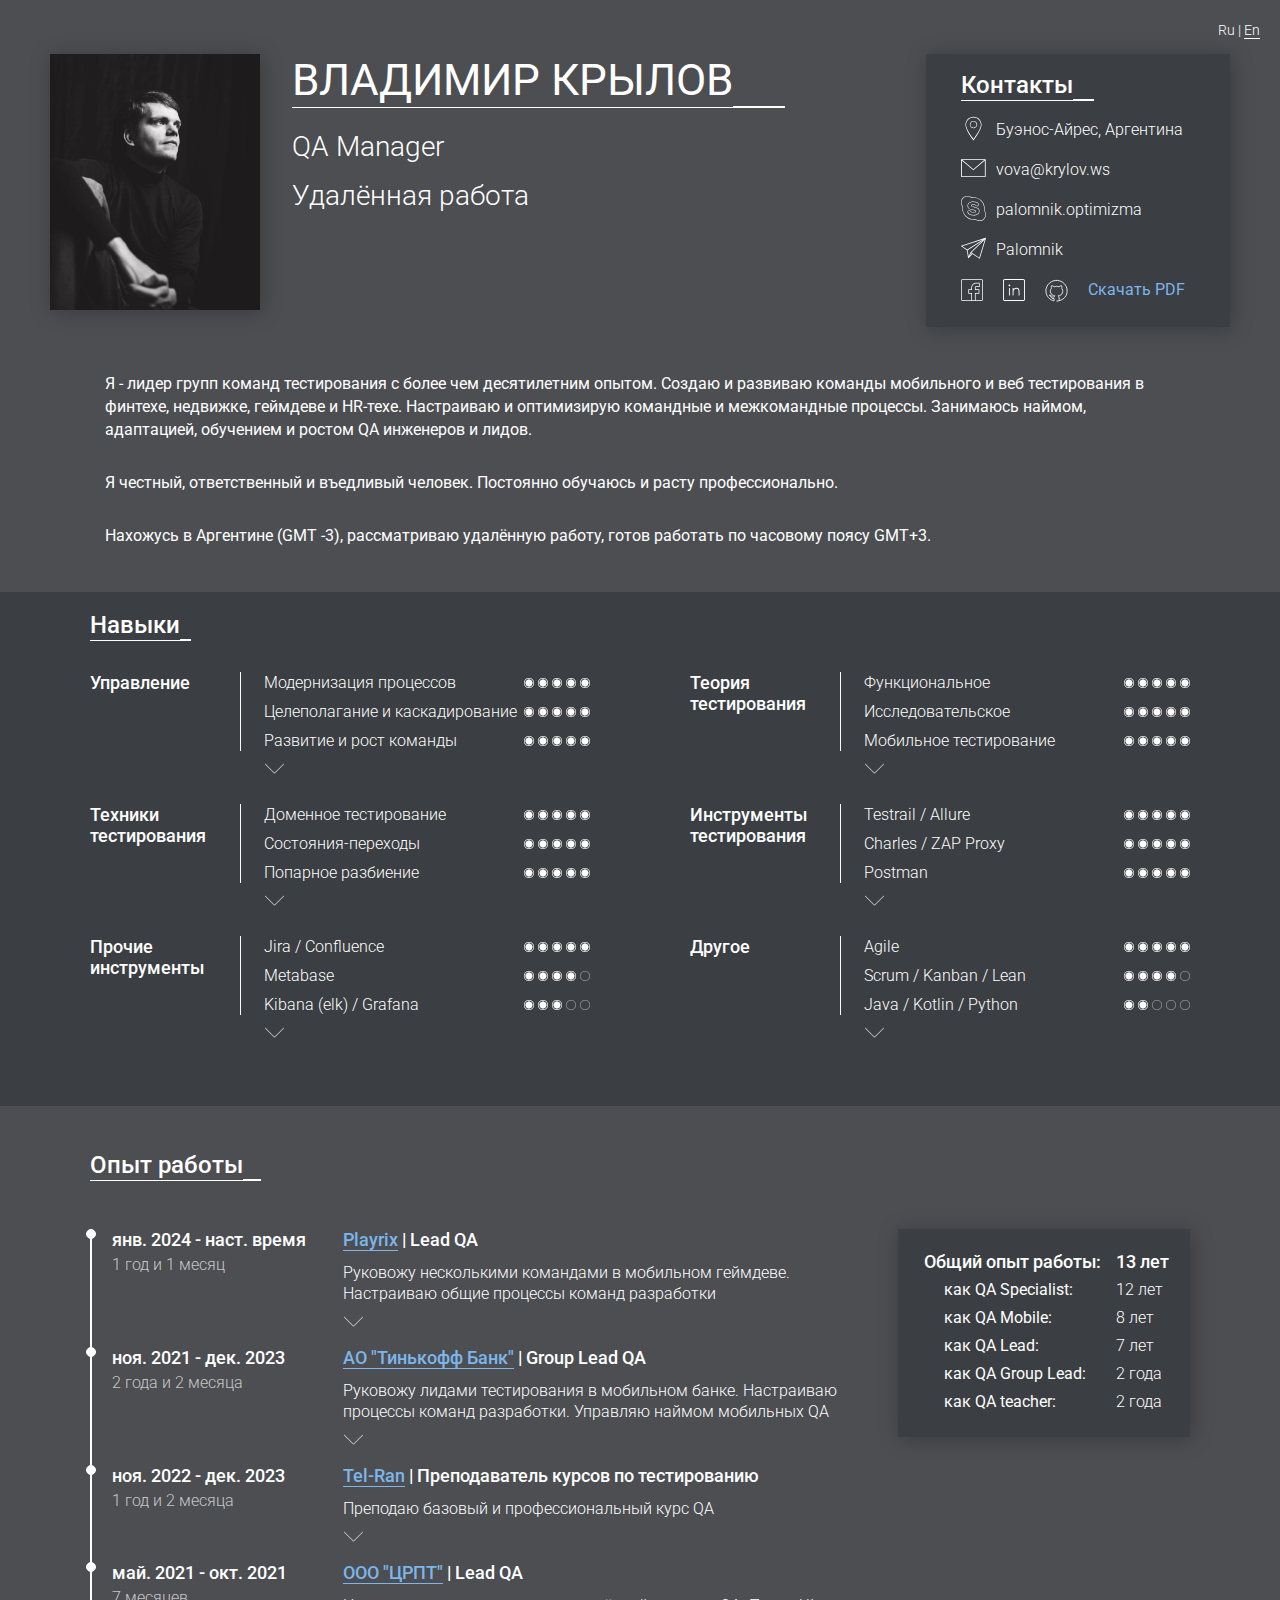
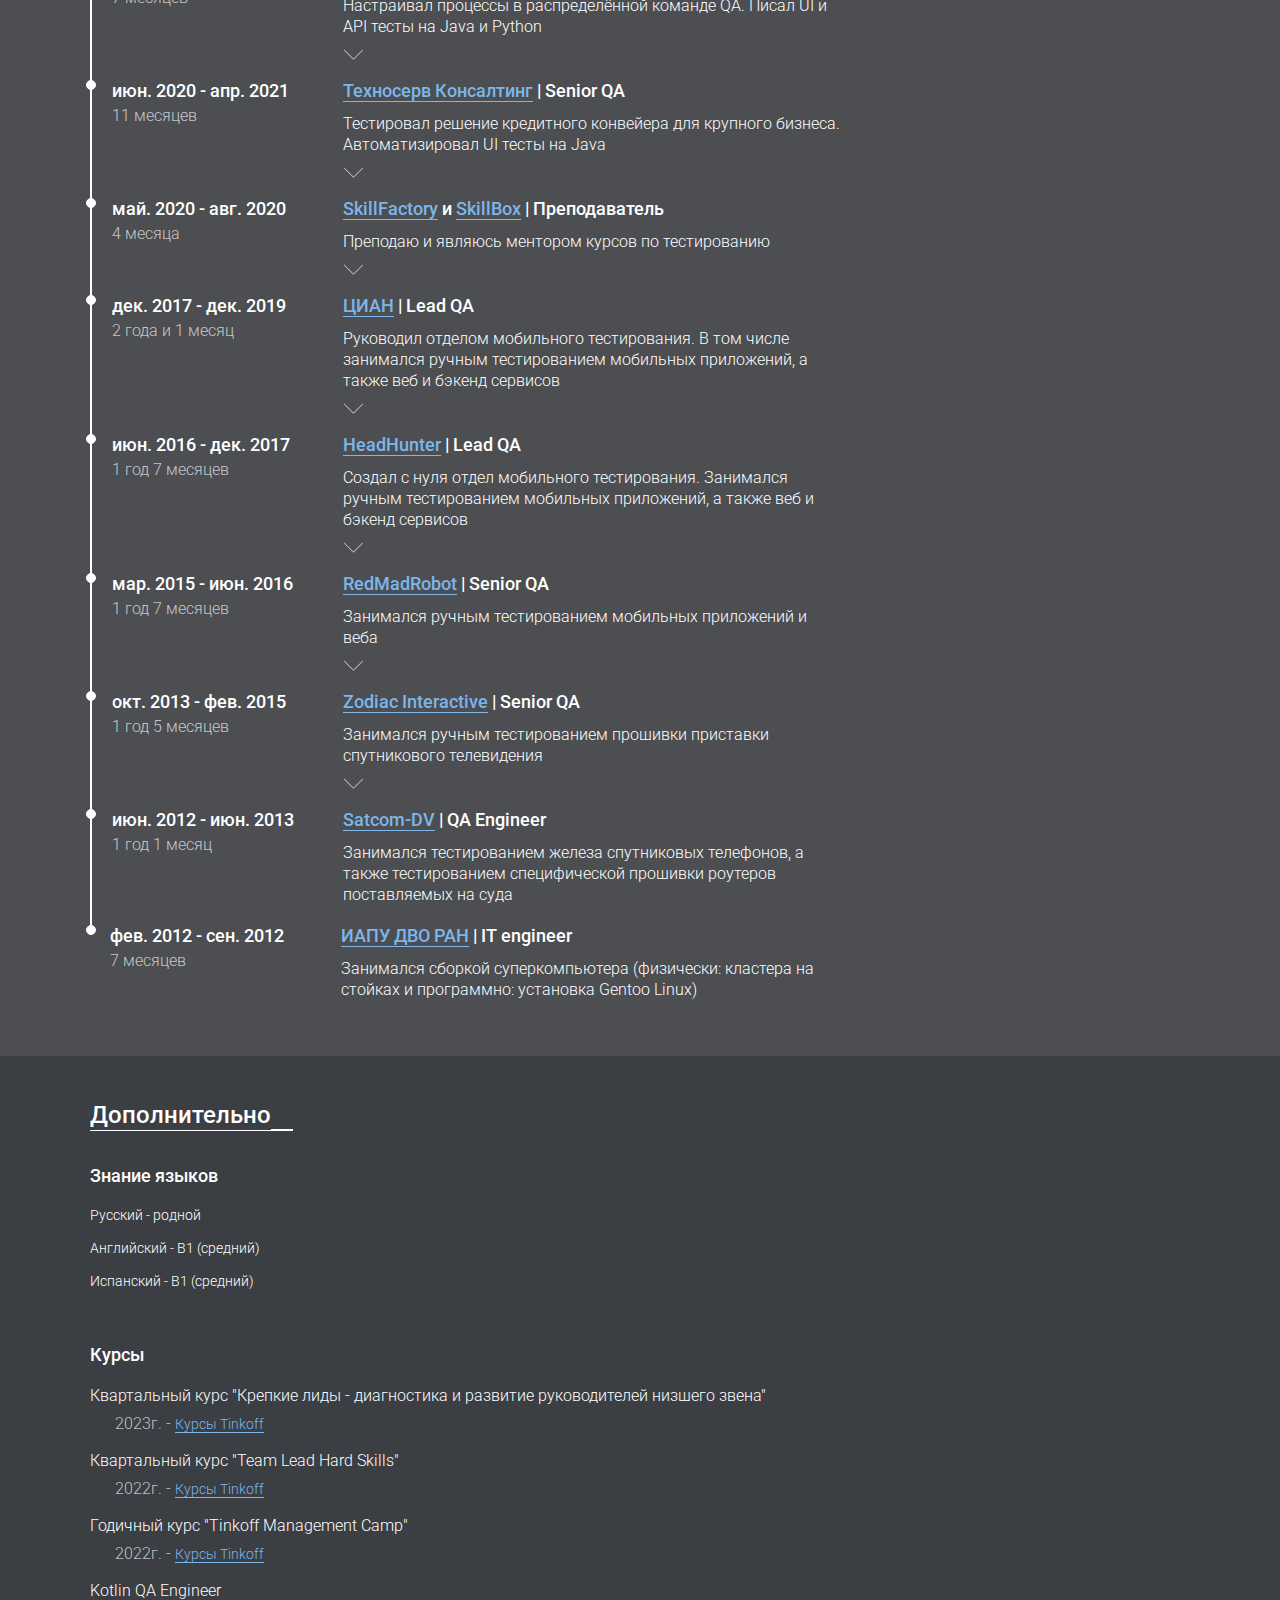
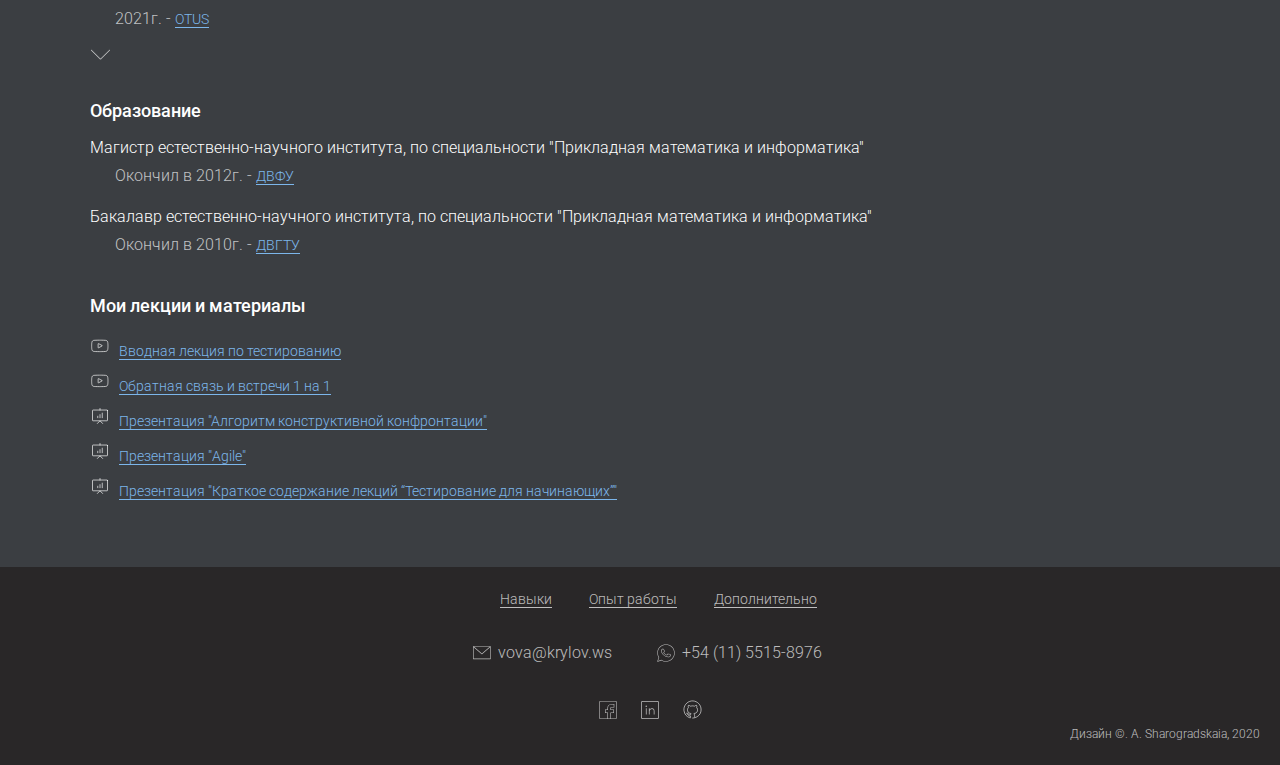
<file: index.html>
<!DOCTYPE html>
<html lang="ru">
<head>
	<meta charset="UTF-8">
	<title>CV Vladimir Krylov</title>
	<link rel="stylesheet" type="text/css" href="css/style.css">
	<link rel="shortcut icon" type="image/x-icon" href="icons/favicon.png">
	<meta name="viewport" content="width=360, initial-scale=1">
</head>
<body>
	<header>
		<div class="change-language"><span>Ru | </span><a href="en_version.html">En</a></div>
		<div class="main-header">
			<img class="photo-main" src="images/photo.jpg" alt="autor photo" width="210" height="256">

			<div class="main-info">
				<div class="name-autor"><h1>Владимир Крылов</h1><div class="name-divider"></div></div>
				<h2>QA Manager</h2>
				<h2>Удалённая работа</h2>
			</div>

			<ul class="contact-info">
				<li class="contact-header"><h3>Контакты</h3><div class="contact-divider"></div></li>
				<li class="contact-location">
					<img src="icons/location.svg" alt="Location" width="25" height="25">
					<p>Буэнос-Айрес, Аргентина</p>
				</li>
				<li>
					<img src="icons/e-mail.svg" alt="E-mail" width="25" height="25">
					<a href="mailto:vova@krylov.ws">vova@krylov.ws</a>
				</li>
				<li class="contact-skype">
					<img src="icons/skype.svg" alt="Skype" width="25" height="25">
					<a href="skype:palomnik.optimizma">palomnik.optimizma</a>
				</li>
				<li>
					<img src="icons/telegram.svg" alt="Telegram" width="25" height="25">
					<a href="https://t.me/Palomnik">Palomnik</a>
				</li>
				<li class="contact-link">
					<a href="https://www.facebook.com/vladimir.krylov.tango" target="_blank"><img src="icons/facebook.svg" alt="Facebook" width="22" height="22"></a>
					<a href="https://www.linkedin.com/in/vladimir-krylov-862ab15b" target="_blank"><img src="icons/linkedin.svg" alt="Linkedin" width="22" height="22"></a>
					<a href="https://github.com/Vladimir-Krylov" target="_blank"><img src="icons/github.svg" alt="Linkedin" width="23" height="23"></a>
					<a href="cv_pdf/Krylov_CV_rus.pdf" download class="cv-link">Скачать PDF</a>
				</li>
			</ul>
		</div>
		<div class="about-wrapper">
			<div class="about-main">
				<ul class="description-about">
					<li><span>Я - лидер групп команд тестирования с более чем десятилетним опытом. Создаю и развиваю команды мобильного и веб тестирования в финтехе, недвижке, геймдеве и HR-техе. Настраиваю и оптимизирую командные и межкомандные процессы. Занимаюсь наймом, адаптацией, обучением и ростом QA инженеров и лидов.</span></li>
					<li><span>Я честный, ответственный и въедливый человек. Постоянно обучаюсь и расту профессионально.</span></li>
					<li><span>Нахожусь в Аргентине (GMT -3), рассматриваю удалённую работу, готов работать по часовому поясу GMT+3.</span></li>
				</ul>
			</div>
		</div>
	</header>
	
	<main>
		<!-- skill block -->
		<section class="skills" id="skills">
			<div class="skills-header"><h3>Навыки</h3><div class="skills-divider"></div></div>


			<div class="main-skill">

				<div class="skill-block">
					<div class="skill-block-header"><h4>Управление</h4></div>
					<div class="list-skills">
						<div class="item-skill first-skill">
							<p>Модернизация процессов</p>
							<div>
								<img src="icons/skill_on.svg" alt="Skill on" width="10" height="10">
								<img src="icons/skill_on.svg" alt="Skill on" width="10" height="10">
								<img src="icons/skill_on.svg" alt="Skill on" width="10" height="10">
								<img src="icons/skill_on.svg" alt="Skill on" width="10" height="10">
								<img src="icons/skill_on.svg" alt="Skill on" width="10" height="10">
							</div>
						</div>
						<div class="item-skill">
							<p>Целеполагание и каскадирование</p>
							<div>
								<img src="icons/skill_on.svg" alt="Skill on" width="10" height="10">
								<img src="icons/skill_on.svg" alt="Skill on" width="10" height="10">
								<img src="icons/skill_on.svg" alt="Skill on" width="10" height="10">
								<img src="icons/skill_on.svg" alt="Skill on" width="10" height="10">
								<img src="icons/skill_on.svg" alt="Skill on" width="10" height="10">
							</div>
						</div>
						<div class="item-skill">
							<p>Развитие и рост команды</p>
							<div>
								<img src="icons/skill_on.svg" alt="Skill on" width="10" height="10">
								<img src="icons/skill_on.svg" alt="Skill on" width="10" height="10">
								<img src="icons/skill_on.svg" alt="Skill on" width="10" height="10">
								<img src="icons/skill_on.svg" alt="Skill on" width="10" height="10">
								<img src="icons/skill_on.svg" alt="Skill on" width="10" height="10">
							</div>
						</div>
						<details>
							<summary></summary>
							<div class="details-wrapper">
								<div class="item-skill">
									<p>Коммуникации</p>
									<div>
										<img src="icons/skill_on.svg" alt="Skill on" width="10" height="10">
										<img src="icons/skill_on.svg" alt="Skill on" width="10" height="10">
										<img src="icons/skill_on.svg" alt="Skill on" width="10" height="10">
										<img src="icons/skill_on.svg" alt="Skill on" width="10" height="10">
										<img src="icons/skill_off.svg" alt="Skill off" width="10" height="10">
									</div>
								</div>
								<div class="item-skill">
									<p>Планирование</p>
									<div>
										<img src="icons/skill_on.svg" alt="Skill on" width="10" height="10">
										<img src="icons/skill_on.svg" alt="Skill on" width="10" height="10">
										<img src="icons/skill_on.svg" alt="Skill on" width="10" height="10">
										<img src="icons/skill_on.svg" alt="Skill on" width="10" height="10">
										<img src="icons/skill_off.svg" alt="Skill off" width="10" height="10">
									</div>
								</div>
								<div class="item-skill">
									<p>Решение конфликтов</p>
									<div>
										<img src="icons/skill_on.svg" alt="Skill on" width="10" height="10">
										<img src="icons/skill_on.svg" alt="Skill on" width="10" height="10">
										<img src="icons/skill_on.svg" alt="Skill on" width="10" height="10">
										<img src="icons/skill_off.svg" alt="Skill off" width="10" height="10">
										<img src="icons/skill_off.svg" alt="Skill off" width="10" height="10">
									</div>
								</div>
								<div class="item-skill">
									<p>Доставка ценностей</p>
									<div>
										<img src="icons/skill_on.svg" alt="Skill on" width="10" height="10">
										<img src="icons/skill_on.svg" alt="Skill on" width="10" height="10">
										<img src="icons/skill_on.svg" alt="Skill on" width="10" height="10">
										<img src="icons/skill_off.svg" alt="Skill off" width="10" height="10">
										<img src="icons/skill_off.svg" alt="Skill off" width="10" height="10">
									</div>
								</div>
							</div>	
						</details>
					</div>
				</div>

				<div class="skill-block">
					<div class="skill-block-header"><h4>Теория тестирования</h4></div>
					<div class="list-skills">
						<div class="item-skill first-skill">
							<p>Функциональное</p>
							<div>
								<img src="icons/skill_on.svg" alt="Skill on" width="10" height="10">
								<img src="icons/skill_on.svg" alt="Skill on" width="10" height="10">
								<img src="icons/skill_on.svg" alt="Skill on" width="10" height="10">
								<img src="icons/skill_on.svg" alt="Skill on" width="10" height="10">
								<img src="icons/skill_on.svg" alt="Skill on" width="10" height="10">
							</div>
						</div>
						<div class="item-skill">
							<p>Исследовательское</p>
							<div>
								<img src="icons/skill_on.svg" alt="Skill on" width="10" height="10">
								<img src="icons/skill_on.svg" alt="Skill on" width="10" height="10">
								<img src="icons/skill_on.svg" alt="Skill on" width="10" height="10">
								<img src="icons/skill_on.svg" alt="Skill on" width="10" height="10">
								<img src="icons/skill_on.svg" alt="Skill on" width="10" height="10">
							</div>
						</div>
						<div class="item-skill">
							<p>Мобильное тестирование</p>
							<div>
								<img src="icons/skill_on.svg" alt="Skill on" width="10" height="10">
								<img src="icons/skill_on.svg" alt="Skill on" width="10" height="10">
								<img src="icons/skill_on.svg" alt="Skill on" width="10" height="10">
								<img src="icons/skill_on.svg" alt="Skill on" width="10" height="10">
								<img src="icons/skill_on.svg" alt="Skill on" width="10" height="10">
							</div>
						</div>
						<details>
							<summary></summary>
							<div class="details-wrapper">
								<div class="item-skill">
									<p>Тестовая документация</p>
									<div>
										<img src="icons/skill_on.svg" alt="Skill on" width="10" height="10">
										<img src="icons/skill_on.svg" alt="Skill on" width="10" height="10">
										<img src="icons/skill_on.svg" alt="Skill on" width="10" height="10">
										<img src="icons/skill_on.svg" alt="Skill on" width="10" height="10">
										<img src="icons/skill_on.svg" alt="Skill on" width="10" height="10">
									</div>
								</div>
								<div class="item-skill">
									<p>Тестирование Web</p>
									<div>
										<img src="icons/skill_on.svg" alt="Skill on" width="10" height="10">
										<img src="icons/skill_on.svg" alt="Skill on" width="10" height="10">
										<img src="icons/skill_on.svg" alt="Skill on" width="10" height="10">
										<img src="icons/skill_on.svg" alt="Skill on" width="10" height="10">
										<img src="icons/skill_off.svg" alt="Skill off" width="10" height="10">
									</div>
								</div>
								<div class="item-skill">
									<p>Стратегия тестирования</p>
									<div>
										<img src="icons/skill_on.svg" alt="Skill on" width="10" height="10">
										<img src="icons/skill_on.svg" alt="Skill on" width="10" height="10">
										<img src="icons/skill_on.svg" alt="Skill on" width="10" height="10">
										<img src="icons/skill_off.svg" alt="Skill off" width="10" height="10">
										<img src="icons/skill_off.svg" alt="Skill off" width="10" height="10">
									</div>
								</div>
								<div class="item-skill">
									<p>Производительность</p>
									<div>
										<img src="icons/skill_on.svg" alt="Skill on" width="10" height="10">
										<img src="icons/skill_off.svg" alt="Skill off" width="10" height="10">
										<img src="icons/skill_off.svg" alt="Skill off" width="10" height="10">
										<img src="icons/skill_off.svg" alt="Skill off" width="10" height="10">
										<img src="icons/skill_off.svg" alt="Skill off" width="10" height="10">
									</div>
								</div>
							</div>	
						</details>
					</div>
				</div>

				<div class="skill-block">
					<div class="skill-block-header"><h4>Техники тестирования</h4></div>
					<div class="list-skills">
						<div class="item-skill first-skill">
							<p>Доменное тестирование</p>
							<div>
								<img src="icons/skill_on.svg" alt="Skill on" width="10" height="10">
								<img src="icons/skill_on.svg" alt="Skill on" width="10" height="10">
								<img src="icons/skill_on.svg" alt="Skill on" width="10" height="10">
								<img src="icons/skill_on.svg" alt="Skill on" width="10" height="10">
								<img src="icons/skill_on.svg" alt="Skill on" width="10" height="10">
							</div>
						</div>
						<div class="item-skill">
							<p>Состояния-переходы</p>
							<div>
								<img src="icons/skill_on.svg" alt="Skill on" width="10" height="10">
								<img src="icons/skill_on.svg" alt="Skill on" width="10" height="10">
								<img src="icons/skill_on.svg" alt="Skill on" width="10" height="10">
								<img src="icons/skill_on.svg" alt="Skill on" width="10" height="10">
								<img src="icons/skill_on.svg" alt="Skill on" width="10" height="10">
							</div>
						</div>
						<div class="item-skill">
							<p>Попарное разбиение</p>
							<div>
								<img src="icons/skill_on.svg" alt="Skill on" width="10" height="10">
								<img src="icons/skill_on.svg" alt="Skill on" width="10" height="10">
								<img src="icons/skill_on.svg" alt="Skill on" width="10" height="10">
								<img src="icons/skill_on.svg" alt="Skill on" width="10" height="10">
								<img src="icons/skill_on.svg" alt="Skill on" width="10" height="10">
							</div>
						</div>
						<details>
							<summary></summary>
							<div class="details-wrapper">
								<div class="item-skill">
									<p>Таблицы решений</p>
									<div>
										<img src="icons/skill_on.svg" alt="Skill on" width="10" height="10">
										<img src="icons/skill_on.svg" alt="Skill on" width="10" height="10">
										<img src="icons/skill_on.svg" alt="Skill on" width="10" height="10">
										<img src="icons/skill_off.svg" alt="Skill off" width="10" height="10">
										<img src="icons/skill_off.svg" alt="Skill off" width="10" height="10">
									</div>
								</div>
								<div class="item-skill">
									<p>Эвристики и мнемоники</p>
									<div>
										<img src="icons/skill_on.svg" alt="Skill on" width="10" height="10">
										<img src="icons/skill_on.svg" alt="Skill on" width="10" height="10">
										<img src="icons/skill_on.svg" alt="Skill on" width="10" height="10">
										<img src="icons/skill_off.svg" alt="Skill off" width="10" height="10">
										<img src="icons/skill_off.svg" alt="Skill off" width="10" height="10">
									</div>
								</div>
								<div class="item-skill">
									<p>Туры Виттакера</p>
									<div>
										<img src="icons/skill_on.svg" alt="Skill on" width="10" height="10">
										<img src="icons/skill_on.svg" alt="Skill on" width="10" height="10">
										<img src="icons/skill_off.svg" alt="Skill off" width="10" height="10">
										<img src="icons/skill_off.svg" alt="Skill off" width="10" height="10">
										<img src="icons/skill_off.svg" alt="Skill off" width="10" height="10">
									</div>
								</div>
							</div>	
						</details>
					</div>
				</div>

				<div class="skill-block">
					<div class="skill-block-header"><h4>Инструменты тестирования</h4></div>
					<div class="list-skills">
						<div class="item-skill first-skill">
							<p>Testrail / Allure</p>
							<div>
								<img src="icons/skill_on.svg" alt="Skill on" width="10" height="10">
								<img src="icons/skill_on.svg" alt="Skill on" width="10" height="10">
								<img src="icons/skill_on.svg" alt="Skill on" width="10" height="10">
								<img src="icons/skill_on.svg" alt="Skill on" width="10" height="10">
								<img src="icons/skill_on.svg" alt="Skill on" width="10" height="10">
							</div>
						</div>
						<div class="item-skill">
							<p>Charles / ZAP Proxy</p>
							<div>
								<img src="icons/skill_on.svg" alt="Skill on" width="10" height="10">
								<img src="icons/skill_on.svg" alt="Skill on" width="10" height="10">
								<img src="icons/skill_on.svg" alt="Skill on" width="10" height="10">
								<img src="icons/skill_on.svg" alt="Skill on" width="10" height="10">
								<img src="icons/skill_on.svg" alt="Skill on" width="10" height="10">
							</div>
						</div>
						<div class="item-skill">
							<p>Postman</p>
							<div>
								<img src="icons/skill_on.svg" alt="Skill on" width="10" height="10">
								<img src="icons/skill_on.svg" alt="Skill on" width="10" height="10">
								<img src="icons/skill_on.svg" alt="Skill on" width="10" height="10">
								<img src="icons/skill_on.svg" alt="Skill on" width="10" height="10">
								<img src="icons/skill_on.svg" alt="Skill on" width="10" height="10">
							</div>
						</div>
						<details>
							<summary></summary>
							<div class="details-wrapper">
								<div class="item-skill">
									<p>Devtools Chrome / Firefox</p>
									<div>
										<img src="icons/skill_on.svg" alt="Skill on" width="10" height="10">
										<img src="icons/skill_on.svg" alt="Skill on" width="10" height="10">
										<img src="icons/skill_on.svg" alt="Skill on" width="10" height="10">
										<img src="icons/skill_on.svg" alt="Skill on" width="10" height="10">
										<img src="icons/skill_off.svg" alt="Skill off" width="10" height="10">
									</div>
								</div>
								<div class="item-skill">
									<p>Swagger</p>
									<div>
										<img src="icons/skill_on.svg" alt="Skill on" width="10" height="10">
										<img src="icons/skill_on.svg" alt="Skill on" width="10" height="10">
										<img src="icons/skill_off.svg" alt="Skill off" width="10" height="10">
										<img src="icons/skill_off.svg" alt="Skill off" width="10" height="10">
										<img src="icons/skill_off.svg" alt="Skill off" width="10" height="10">
									</div>
								</div>
								<div class="item-skill">
									<p>Android Studio / xCode / Git</p>
									<div>
										<img src="icons/skill_on.svg" alt="Skill on" width="10" height="10">
										<img src="icons/skill_off.svg" alt="Skill off" width="10" height="10">
										<img src="icons/skill_off.svg" alt="Skill off" width="10" height="10">
										<img src="icons/skill_off.svg" alt="Skill off" width="10" height="10">
										<img src="icons/skill_off.svg" alt="Skill off" width="10" height="10">
									</div>
								</div>
							</div>	
						</details>
					</div>
				</div>	

				<div class="skill-block">
					<div class="skill-block-header"><h4>Прочие инструменты</h4></div>
					<div class="list-skills">
						<div class="item-skill first-skill">
							<p>Jira / Confluence</p>
							<div>
								<img src="icons/skill_on.svg" alt="Skill on" width="10" height="10">
								<img src="icons/skill_on.svg" alt="Skill on" width="10" height="10">
								<img src="icons/skill_on.svg" alt="Skill on" width="10" height="10">
								<img src="icons/skill_on.svg" alt="Skill on" width="10" height="10">
								<img src="icons/skill_on.svg" alt="Skill on" width="10" height="10">
							</div>
						</div>
						<div class="item-skill">
							<p>Metabase</p>
							<div>
								<img src="icons/skill_on.svg" alt="Skill on" width="10" height="10">
								<img src="icons/skill_on.svg" alt="Skill on" width="10" height="10">
								<img src="icons/skill_on.svg" alt="Skill on" width="10" height="10">
								<img src="icons/skill_on.svg" alt="Skill on" width="10" height="10">
								<img src="icons/skill_off.svg" alt="Skill off" width="10" height="10">
							</div>
						</div>
						<div class="item-skill">
							<p>Kibana (elk) / Grafana</p>
							<div>
								<img src="icons/skill_on.svg" alt="Skill on" width="10" height="10">
								<img src="icons/skill_on.svg" alt="Skill on" width="10" height="10">
								<img src="icons/skill_on.svg" alt="Skill on" width="10" height="10">
								<img src="icons/skill_off.svg" alt="Skill off" width="10" height="10">
								<img src="icons/skill_off.svg" alt="Skill off" width="10" height="10">
							</div>
						</div>
						<details>
							<summary></summary>
							<div class="details-wrapper">
								<div class="item-skill">
									<p>Figma / Sketch</p>
									<div>
										<img src="icons/skill_on.svg" alt="Skill on" width="10" height="10">
										<img src="icons/skill_on.svg" alt="Skill on" width="10" height="10">
										<img src="icons/skill_off.svg" alt="Skill off" width="10" height="10">
										<img src="icons/skill_off.svg" alt="Skill off" width="10" height="10">
										<img src="icons/skill_off.svg" alt="Skill off" width="10" height="10">
									</div>
								</div>
								<div class="item-skill">
									<p>Firebase</p>
									<div>
										<img src="icons/skill_on.svg" alt="Skill on" width="10" height="10">
										<img src="icons/skill_on.svg" alt="Skill on" width="10" height="10">
										<img src="icons/skill_off.svg" alt="Skill off" width="10" height="10">
										<img src="icons/skill_off.svg" alt="Skill off" width="10" height="10">
										<img src="icons/skill_off.svg" alt="Skill off" width="10" height="10">
									</div>
								</div>
								<div class="item-skill">
									<p>Google / Yandex analytics</p>
									<div>
										<img src="icons/skill_on.svg" alt="Skill on" width="10" height="10">
										<img src="icons/skill_on.svg" alt="Skill on" width="10" height="10">
										<img src="icons/skill_off.svg" alt="Skill off" width="10" height="10">
										<img src="icons/skill_off.svg" alt="Skill off" width="10" height="10">
										<img src="icons/skill_off.svg" alt="Skill off" width="10" height="10">
									</div>
								</div>
							</div>	
						</details>
					</div>
				</div>

				<div class="skill-block">
					<div class="skill-block-header"><h4>Другое</h4></div>
					<div class="list-skills">
						<div class="item-skill first-skill">
							<p>Agile</p>
							<div>
								<img src="icons/skill_on.svg" alt="Skill on" width="10" height="10">
								<img src="icons/skill_on.svg" alt="Skill on" width="10" height="10">
								<img src="icons/skill_on.svg" alt="Skill on" width="10" height="10">
								<img src="icons/skill_on.svg" alt="Skill on" width="10" height="10">
								<img src="icons/skill_on.svg" alt="Skill on" width="10" height="10">
							</div>
						</div>
						<div class="item-skill">
							<p>Scrum / Kanban / Lean</p>
							<div>
								<img src="icons/skill_on.svg" alt="Skill on" width="10" height="10">
								<img src="icons/skill_on.svg" alt="Skill on" width="10" height="10">
								<img src="icons/skill_on.svg" alt="Skill on" width="10" height="10">
								<img src="icons/skill_on.svg" alt="Skill on" width="10" height="10">
								<img src="icons/skill_off.svg" alt="Skill off" width="10" height="10">
							</div>
						</div>
						<div class="item-skill">
							<p>Java / Kotlin / Python</p>
							<div>
								<img src="icons/skill_on.svg" alt="Skill on" width="10" height="10">
								<img src="icons/skill_on.svg" alt="Skill on" width="10" height="10">
								<img src="icons/skill_off.svg" alt="Skill off" width="10" height="10">
								<img src="icons/skill_off.svg" alt="Skill off" width="10" height="10">
								<img src="icons/skill_off.svg" alt="Skill off" width="10" height="10">
							</div>
						</div>
						<details>
							<summary></summary>
							<div class="details-wrapper">
								<div class="item-skill">
									<p>SQL</p>
									<div>
										<img src="icons/skill_on.svg" alt="Skill on" width="10" height="10">
										<img src="icons/skill_off.svg" alt="Skill off" width="10" height="10">
										<img src="icons/skill_off.svg" alt="Skill off" width="10" height="10">
										<img src="icons/skill_off.svg" alt="Skill off" width="10" height="10">
										<img src="icons/skill_off.svg" alt="Skill off" width="10" height="10">
									</div>
								</div>
								<div class="item-skill">
									<p>Linux</p>
									<div>
										<img src="icons/skill_on.svg" alt="Skill on" width="10" height="10">
										<img src="icons/skill_off.svg" alt="Skill off" width="10" height="10">
										<img src="icons/skill_off.svg" alt="Skill off" width="10" height="10">
										<img src="icons/skill_off.svg" alt="Skill off" width="10" height="10">
										<img src="icons/skill_off.svg" alt="Skill off" width="10" height="10">
									</div>
								</div>
								<div class="item-skill">
									<p>Windows / macOS</p>
									<div>
										<img src="icons/skill_on.svg" alt="Skill on" width="10" height="10">
										<img src="icons/skill_on.svg" alt="Skill on" width="10" height="10">
										<img src="icons/skill_on.svg" alt="Skill on" width="10" height="10">
										<img src="icons/skill_off.svg" alt="Skill off" width="10" height="10">
										<img src="icons/skill_off.svg" alt="Skill off" width="10" height="10">
									</div>
								</div>
							</div>	
						</details>
					</div>
				</div>
			</div>
		</section>

		<!-- experience block -->
		<section class="experiences" id="experiences">
			<div class="experiences-wrapper">
				<div class="experiences-header"><h3>Опыт работы</h3><div class="experiences-divider"></div></div>
				<div class="experiences-main">
					<div class="experiences-main-wrapper">
						<div class="item-experience">
							<div class="experience-years">
								<h4 class="present">янв. 2024 - наст. время</h4>
								<p>1 год и 1 месяц</p>
							</div>
							<div class="description-experience">
								<div class="topic-experience">
									<h4><a href="https://playrix.com/" target="_blank">Playrix</a> | Lead QA</h4>
									<p>Руковожу несколькими командами в мобильном геймдеве. Настраиваю общие процессы команд разработки</p>
								</div>
								<details>
									<summary></summary>
									<div class="description-topic">
				        				<h5>Основные достижения:</h5>
										<ul>
											<p>Сократил длительность регресса в 3 раза, до 4 дней, внедрил большинство QA процессов в команде с нуля:</p>
											<li><p>Написал документацию на все основные виды деятельности отдела мобильного тестирования.</p></li>
											<li><p>Создал систему метрик по основным ключевым показателям качества и процессов команд.</p></li>
											<li><p>Добился внедрения SLA багов, а также инициировал создание единых платформенных правил на все команды.</p></li>
											<li><p>Добился внедрения тест-кейсов вместо чек-листов и осуществил переезд в Qase вместо google Docs.</p></li>
										</ul>

				        				<h5>Дополнительно:</h5>
				        				<ul>
				        					<li><p>Руковожу четырьмя распределёнными командами мобильного тестирования.</p></li>
				        					<li><p>Занимаюсь наймом и ростом подчинённых - как лидов и так и линейных инженеров.</p></li>
				        					<li><p>Занимаюсь общим планированием QA и планированием автотестирования.</p></li>
				        				</ul>
				        				</ul>
									</div>
								</details>
							</div>
						</div>
						<div class="item-experience">
							<div class="experience-years">
								<h4 class="present">ноя. 2021 - дек. 2023</h4>
								<p>2 года и 2 месяца</p>
							</div>
							<div class="description-experience">
								<div class="topic-experience">
									<h4><a href="https://www.tinkoff.ru/" target="_blank">АО "Тинькофф Банк"</a> | Group Lead QA</h4>
									<p>Руковожу лидами тестирования в мобильном банке. Настраиваю процессы команд разработки. Управляю наймом мобильных QA</p>
								</div>
								<details>
									<summary></summary>
									<div class="description-topic">
				        				<h5>Основные достижения:</h5>
										<ul>
											<p>Сократил длительность регресса в 7 раз, до 2.5 дней, и увеличил автоматизацию в 1.5 раза, до 67% в среднем по командам:</p>
											<li><p>Пересобрал большую часть общих процессов во всем отделе мобильного тестирования (~60 команд).</p></li>
											<li><p>Написал документацию на все основные виды деятельности отдела мобильного тестирования.</p></li>
											<li><p>Создал систему метрик по основным ключевым показателям качества и процессов команд.</p></li>
											<li><p>Добился внедрения SLA багов, а также инициировал создание единых платформенных правил на все команды.</p></li>
											<li><p>Стандартизировал всю секцию собеседования мобильного тестирования, для упрощения и ускорения найма.</p></li>
										</ul>

				        				<h5>Обязанности как Group Lead QA:</h5>
				        				<ul>
				        					<li><p>Руковожу семью распределёнными командами мобильного тестирования.</p></li>
				        					<li><p>Занимаюсь наймом и ростом прямых подчинённых - лидов и инициирую рост линейных инженеров.</p></li>
				        					<li><p>Настраиваю процессы всех команд мобильного тестирования.</p></li>
				        				</ul>

				        				<h5>Обязанности как держателя профессии QA:</h5>
				        				<ul>
				        					<li><p>Занимаюсь высокоуровневым менторством всех QA в компании.</p></li>
				        					<li><p>Провожу ревью заявок на повышение всех QA внутри компании и проставляю финальный грейд для всех QA.</p></li>
				        					<li><p>Сопровождаю курсы финтеха для джунов: преподаю, проверяю работы и довожу до найма.</p></li>
				        				</ul>

				        				<h5>Обязанности как держателя секции найма мобильных QA:</h5>
				        				<ul>
				        					<li><p>Провожу 1-2 технических собеседования в неделю.</p></li>
				        					<li><p>Онбордю новых сотрудников на роль собеседующего.</p></li>
				        					<li><p>Настраиваю процессы и метрики секции.</p></li>
				        				</ul>
									</div>
								</details>
							</div>
						</div>
						<div class="item-experience">
							<div class="experience-years">
								<h4 class="present">ноя. 2022 - дек. 2023</h4>
								<p>1 год и 2 месяца</p>
							</div>
							<div class="description-experience">
								<div class="topic-experience">
									<h4><a href="https://tel-ran.de/" target="_blank">Tel-Ran</a> | Преподаватель курсов по тестированию</h4>
									<p>Преподаю базовый и профессиональный курс QA</p>
								</div>
								<details>
									<summary></summary>
									<div class="description-topic">
										<ul>
				        					<li><p>Создал с нуля базовый курс обучения ручному тестированию.</p></li>
				        					<li><p>Провожу онлайн вебинары.</p></li>
				        					<li><p>Проверяю домашние работы по курсу.</p></li>
				        				</ul>
									</div>
								</details>
							</div>
						</div>
						<div class="item-experience">
							<div class="experience-years">
								<h4>май. 2021 - окт. 2021</h4>
								<p>7 месяцев</p>
							</div>
							<div class="description-experience">
								<div class="topic-experience">
									<h4><a href="https://crpt.ru/" target="_blank">ООО "ЦРПТ"</a> | Lead QA</h4>
									<p>Настраивал процессы в распределённой команде QA. Писал UI и API тесты на Java и Python</p>
								</div>
								<details>
									<summary></summary>
									<div class="description-topic">
				        				<h5>Основные достижения:</h5>
										<ul>
											<p>Дважды попал в заявленные сроки по регрессу и внедрил API тестирование:</p>
											<li><p>Настроил процессы межкомандного взаимодействия.</p></li>
											<li><p>Написал документацию на все процессы.</p></li>
											<li><p>Создал каркас автотестов на Python, проверяющих API и внедрил проверки на все MR разработчиков.</p></li>
										</ul>

				        				<h5>Обязанности как ведущего тестировщика:</h5>
				        				<ul>
				        					<li><p>Настраивал процессы тестирования и разработки.</p></li>
				        					<li><p>Руководил распределёнными командами backend и web тестирования.</p></li>
				        					<li><p>Реализовывал UI тестов на Java, с использованием TestNG, Allure и Selenoid.</p></li>
				        					<li><p>Реализовывал API тестов на Python, с использованием TestNG, Allure.</p></li>
				        				</ul>
									</div>
								</details>
							</div>
						</div>
						<div class="item-experience">
							<div class="experience-years">
								<h4>июн. 2020 - апр. 2021</h4>
								<p>11 месяцев</p>
							</div>
							<div class="description-experience">
								<div class="topic-experience">
									<h4><a href="http://www.tsconsulting.com/" target="_blank">Техносерв Консалтинг</a> | Senior QA</h4>
									<p>Тестировал решение кредитного конвейера для крупного бизнеса. Автоматизировал UI тесты на Java</p>
								</div>
								<details>
									<summary></summary>
									<div class="description-topic">
				        				<h5>Основные достижения:</h5>
										<ul>
											<p>Создал с нуля всю тестовую документацию и автоматизацию E2E</p>
										</ul>

				        				<h5>Обязанности как ведущего тестировщика:</h5>
				        				<ul>
				        					<li><p>Отвечал за одну из команд тестирования.</p></li>
				        					<li><p>Проводил собеседования и занимался наставничеством новых людей.</p></li>
				        					<li><p>Проводил модификацию процессов тестирования и разработки.</p></li>
				        				</ul>

				        				<h5>Обязанности как инженера:</h5>
				        				<ul>
				        					<li><p>Занимался ручным тестированием web, а также бэкенд сервисов.</p></li>
				        					<li><p>Полный цикл тестирования: проверка идеи на реализуемость и адекватность, анализ требований, тестирование прототипа, проверка реализации.</p></li>
				        					<li><p>Создал с нуля и поддерживаю E2E-тесткейсы для автоматизации в TestRail'е.</p></li>
				        					<li><p>Создал с нуля и поддерживаю набор чеклистов для ручного тестирования.</p></li>
				        					<li><p>Использовал тестирование черного/серого ящика, исследовательское тестирование (в т.ч. туры Виттакера). А также все общепринятые практики: граничные условия, эквивалентности и др.</p></li>
				        					<li><p>Реализовывал UI тестов на Java, с использованием TestNG, Allure и Selenoid.</p></li>
				        					<li><p>Реализовывал API тестов на Python, с использованием TestNG, Allure.</p></li>
				        				</ul>
									</div>
								</details>
							</div>
						</div>
						<div class="item-experience">
							<div class="experience-years">
								<h4>май. 2020 - авг. 2020</h4>
								<p>4 месяца</p>
							</div>
							<div class="description-experience">
								<div class="topic-experience">
									<h4><a href="https://skillfactory.ru/" target="_blank">SkillFactory</a> и <a href="https://skillbox.ru/" target="_blank">SkillBox</a> | Преподаватель</h4>
									<p>Преподаю и являюсь ментором курсов по тестированию</p>
								</div>
								<details>
									<summary></summary>
									<div class="description-topic">
										<ul>
				        					<li><p>Создал с нуля курс обучения ручному тестированию и введению в Python.</p></li>
				        					<li><p>Проводил онлайн вебинары.</p></li>
				        					<li><p>Проверял домашние работы по курсу.</p></li>
				        				</ul>
									</div>
								</details>
							</div>
						</div>
						<div class="item-experience">
							<div class="experience-years">
								<h4>дек. 2017 - дек. 2019</h4>
								<p>2 года и 1 месяц</p>
							</div>
							<div class="description-experience">
								<div class="topic-experience">
									<h4><a href="https://www.cian.ru/" target="_blank">ЦИАН</a> | Lead QA</h4>
									<p>Руководил отделом мобильного тестирования. В том числе занимался ручным тестированием мобильных приложений, а также веб и бэкенд сервисов</p>
								</div>
								<details>
									<summary></summary>
									<div class="description-topic">
				        				<h5>Обязанности как главы отдела мобильного тестирования:</h5>
				        				<ul>
				        					<li><p>Руководил маленькой группой (8 человек) тестирования мобильных приложений, которая была распределена по пяти проектам.</p></li>
				        					<li><p>Настраивал и описывал процессы своего отдела и смежных направлений.</p></li>
				        					<li><p>Проводил собеседования и занимался наставничеством новых людей.</p></li>
				        					<li><p>Делал аналитику отзывов мобильных пользователей, а также запросов в службу поддержки (по телефону или е-майлу).</p></li>
				        				</ul>

				        				<h5>Обязанности как инженера:</h5>
				        				<ul>
				        					<li><p>Занимался ручным тестированием приложений (ios и android) и тестированием web, а также бэкенд сервисов</p></li>
				        					<li><p>Полный цикл тестирования: проверка идеи на реализуемость и адекватность, анализ требований, тестирование прототипа, проверка реализации, отслеживание результатов АБ-тестирования.</p></li>
				        					<li><p>Создал с нуля и поддерживал E2E-тесткейсы для автоматизации в TestRail'е.</p></li>
				        					<li><p>Создал с нуля и поддерживал набор чеклистов для ручного тестирования.</p></li>
				        					<li><p>Работал частично без требований (на старый функционал) и с требованиями (на весь новый).</p></li>
				        					<li><p>Использовал тестирование черного/серого ящика, исследовательское тестирование (в т.ч. туры Виттакера). А также все общепринятые практики: граничные условия, эквивалентности и др.</p></li>
				        				</ul>
									</div>
								</details>
							</div>
						</div>
						<div class="item-experience">
							<div class="experience-years">
								<h4>июн. 2016 - дек. 2017</h4>
								<p>1 год 7 месяцев</p>
							</div>
							<div class="description-experience">
								<div class="topic-experience">
									<h4><a href="https://hh.ru/" target="_blank">HeadHunter</a> | Lead QA</h4>
									<p>Создал с нуля отдел мобильного тестирования. Занимался ручным тестированием мобильных приложений, а также веб и бэкенд сервисов</p>
								</div>
								<details>
									<summary></summary>
									<div class="description-topic">
				        				<h5>Обязанности как главы отдела мобильного тестирования:</h5>
				        				<ul>
				        					<li><p>Руководил маленькой группой (4 человека) тестирования мобильных приложений.</p></li>
				        					<li><p>Занимался наставничеством новых людей.</p></li>
				        				</ul>

				        				<h5>Обязанности как инженера:</h5>
				        				<ul>
				        					<li><p>Занимался ручным тестированием приложений (ios и android) и тестированием mobile web, а также бэкенд сервисов</p></li>
				        					<li><p>Полный цикл тестирования: проверка идеи на реализуемость и адекватность, анализ требований, тестирование прототипа, проверка реализации, отслеживание результатов АБ-тестирования.</p></li>
				        					<li><p>Создал с нуля и поддерживал E2E-тесткейсы для автоматизации в TestRail'е.</p></li>
				        					<li><p>Создал с нуля и поддерживал набор чеклистов для ручного тестирования.</p></li>
				        					<li><p>Работал частично без требований (на старый функционал) и с требованиями (на весь новый).</p></li>
				        					<li><p>Использовал тестирование черного/серого ящика, исследовательское тестирование. А также все общепринятые практики: граничные условия, эквивалентности и др.</p></li>
				        				</ul>
									</div>
								</details>
							</div>
						</div>
						<div class="item-experience">
							<div class="experience-years">
								<h4>мар. 2015 - июн. 2016</h4>
								<p>1 год 7 месяцев</p>
							</div>
							<div class="description-experience">
								<div class="topic-experience">
									<h4><a href="https://www.redmadrobot.ru/" target="_blank">RedMadRobot</a> | Senior QA</h4>
									<p>Занимался ручным тестированием мобильных приложений и веба</p>
								</div>
								<details>
									<summary></summary>
									<div class="description-topic">
				        				<h5>Обязанности как инженера:</h5>
				        				<ul>
				        					<li><p>Частичный цикл тестирования: анализ требований, тестирование прототипа, проверка реализации.</p></li>
				        					<li><p>Писал тест-кейсов для каждого приложения.</p></li>
				        					<li><p>Работал с приложениями по направлению банкинга, маркетинга, телекоммуникаций.</p></li>
				        					<li><p>Использовал тестирование черного/серого ящика, исследовательское тестирование. А также все общепринятые практики: граничные условия, эквивалентности и др.</p></li>
				        				</ul>
									</div>
								</details>
							</div>
						</div>
						<div class="item-experience">
							<div class="experience-years">
								<h4>окт. 2013 - фев. 2015</h4>
								<p>1 год 5 месяцев</p>
							</div>
							<div class="description-experience">
								<div class="topic-experience">
									<h4><a href="https://www.zodiacsystems.com/" target="_blank">Zodiac Interactive</a> | Senior QA</h4>
									<p>Занимался ручным тестированием прошивки приставки спутникового телевидения</p>
								</div>
								<details>
									<summary></summary>
									<div class="description-topic">
				        				<h5>Обязанности как инженера:</h5>
				        				<ul>
				        					<li><p>Ставил задачи распределённой группе тестирования в 16 человек.</p></li>
				        					<li><p>Тестировал на Linux системе</p></li>
				        					<li><p>Использовал тестирование черного/серого ящика.</p></li>
				        				</ul>
									</div>
								</details>
							</div>
						</div>
						<div class="item-experience">
							<div class="experience-years">
								<h4>июн. 2012 - июн. 2013</h4>
								<p>1 год 1 месяц</p>
							</div>
							<div class="description-experience">
								<div class="topic-experience">
									<h4><a href="https://www.satcomdv.ru/" target="_blank">Satcom-DV</a> | QA Engineer</h4>
									<p>Занимался тестированием железа спутниковых телефонов, а также тестированием специфической прошивки роутеров поставляемых на суда</p>
								</div>
							</div>
						</div>
						<div class="item-experience last-item">
							<div class="experience-years">
								<h4>фев. 2012 - сен. 2012</h4>
								<p>7 месяцев</p>
							</div>
							<div class="description-experience">
								<div class="topic-experience">
									<h4><a href="http://www.iacp.dvo.ru/" target="_blank">ИАПУ ДВО РАН</a> | IT engineer</h4>
									<p>Занимался сборкой суперкомпьютера (физически: кластера на стойках и программно: установка Gentoo Linux)</p>
								</div>
							</div>
						</div>
					</div>
					<div class="block-total-time">
						<ul class="name-time">
							<li><h4>Общий опыт работы:</h4></li>
							<li><p>как QA Specialist:</p></li>
							<li><p>как QA Mobile:</p></li>
							<li><p>как QA Lead:</p></li>
							<li><p>как QA Group Lead:</p></li>
							<li><p>как QA teacher:</p></li>
						</ul>
						<ul>
							<li><h4>13 лет</h4></li>
							<li><p>12 лет</p></li>
							<li><p>8 лет</p></li>
							<li><p>7 лет</p></li>
							<li><p>2 года</p></li>
							<li><p>2 года</p></li>
						</ul>
					</div>
				</div>
			</div>
		</section>

		<!-- additional block -->
		<section class="additional" id="additional">
			<div class="additional-wrapper">
				<div class="additional-header"><h3>Дополнительно</h3><div class="additional-divider"></div></div>
				<div class="additional-main">
					<div class="languages">
						<h4>Знание языков</h4>
						<h6>Русский - родной</h6>
						<h6>Английский - B1 (средний)</h6>
						<h6>Испанский - B1 (средний)</h6>
					</div>
					<div class="courses">
						<h4>Курсы</h4>
						<div>
							<h5>Квартальный курс "Крепкие лиды - диагностика и развитие руководителей низшего звена"</h5>
		        			<span>2023г. - <a href="https://www.tinkoff.ru/" target="_blank">Курсы Tinkoff</a></span>
						</div>
						<div>
		        			<h5>Квартальный курс "Team Lead Hard Skills"</h5>
		        			<span>2022г. - <a href="https://www.tinkoff.ru/" target="_blank">Курсы Tinkoff</a></span>
						</div>
						<div>
		        			<h5>Годичный курс "Tinkoff Management Camp"</h5>
		        			<span>2022г. - <a href="https://www.tinkoff.ru/" target="_blank">Курсы Tinkoff</a></span>
						</div>
						<div>
				        	<h5>Kotlin QA Engineer</h5>
				        	<span>2021г. - <a href="https://otus.ru/lessons/kotlin-qa-engineer/" target="_blank">OTUS</a></span>
						</div>
						<details>
							<summary></summary>
							<div class="description-course">
								<div>
									<h5>Автоматизация тестирования с помощью Selenium и Python</h5>
				        			<span>2020г. - <a href="https://stepik.org/course/575" target="_blank">Stepik</a></span>
								</div>
				        		<div>
				        			<h5>Full-stack веб-разработчик на Python</h5>
				        			<span>2020г. - <a href="https://skillfactory.ru/" target="_blank">Skillfactory</a></span>
								</div>
				        		<div>
				        			<h5>Программирование на Python</h5>
				        			<span>2019г. - <a href="https://stepik.org/cert/239487" target="_blank">Stepik</a></span>
								</div>
				        		<div>
				        			<h5>Школа менеджеров</h5>
				        			<span>2018г. - <a href="https://stratoplan.ru/" target="_blank">Stratoplan</a></span>
								</div>
				        		<div>
				        			<h5>Cetified Agile couch (ICP-ATF)</h5>
				        			<span>2017г. - <a href="https://onagile.ru/" target="_blank">Onagile</a></span>
								</div>
							</div>
						</details>
					</div>
					<div class="education">
						<h4>Образование</h4>
						<div class="item-education">
							<h5>Магистр естественно-научного института, по специальности "Прикладная математика и информатика"</h5>
		        			<span>Окончил в 2012г. - <a href="https://www.dvfu.ru/" target="_blank">ДВФУ</a></span>
						</div>
						<div class="item-education last-item">
		        			<h5>Бакалавр естественно-научного института, по специальности "Прикладная математика и информатика"</h5>
		        			<span>Окончил в 2010г. - <a href="http://www.festu.ru/" target="_blank">ДВГТУ</a></span>
						</div>
					</div>
					<div class="lecture">
						<h4>Мои лекции и материалы</h4>
						<div class="block-lectures">
							<ul>
								<li>
									<img src="icons/youtube.svg" alt="Location" width="20" height="20">
									<span><a href="https://www.youtube.com/watch?v=6KV6Ma0Xdig" target="_blank">Вводная лекция по тестированию</a></span>
								</li>
								<li>
									<img src="icons/youtube.svg" alt="Location" width="20" height="20">
									<span><a href="https://www.youtube.com/watch?v=gBblyYhXfFs" target="_blank">Обратная связь и встречи 1 на 1</a></span>
								</li>
								<li>
									<img src="icons/pdf.svg" alt="Location" width="20" height="20">
									<span><a href="https://docs.google.com/presentation/d/1qOg8ve8_cs-AJ-oMLIY48be75fWjp2tag9NtVr8ms-U">Презентация "Алгоритм конструктивной конфронтации"</a></span>
								</li>
								<li>
									<img src="icons/pdf.svg" alt="Location" width="20" height="20">
									<span><a href="https://docs.google.com/presentation/d/19o9Wxx-U5A9jmSz1xiQB8MwAT8GIEyOV2YqrrcPWoLI">Презентация "Agile"</a></span>
								</li>
								<li>
									<img src="icons/pdf.svg" alt="Location" width="20" height="20">
									<span><a href="https://docs.google.com/presentation/d/1Rzz4csAMpwDfzqU_hl1kRF77ZSE0PBqOzjLM2hk_rbw">Презентация "Краткое содержание лекций “Тестирование для начинающих”"</a></span>
								</li>
							</ul>
						</div>
					</div>
				</div>
			</div>
		</section>

	</main>

	<footer>
		<nav class="footer-menu">
			<ul>
				<li><a href="#skills">Навыки</a></li>
				<li><a href="#experiences">Опыт работы</a></li>
				<li><a href="#additional">Дополнительно</a></li>
			</ul>
		</nav>
		<div class="footer-contacts">
			<div>
				<img src="icons/e-mail_footer.svg" alt="E-mail" width="18" height="18">
				<p>vova@krylov.ws</p>
			</div>
			<div>
				<img src="icons/telephone.svg" alt="Telephone" width="18" height="18">
				<p>+54 (11) 5515-8976</p>
			</div>
		</div>
		<div class="footer-social">
			<a href="https://www.facebook.com/vladimir.krylov.tango" target="_blank"><img src="icons/facebook_footer.svg" alt="Facebook" width="18" height="18"></a>
			<a href="https://www.linkedin.com/in/vladimir-krylov-862ab15b" target="_blank"><img src="icons/linkedin_footer.svg" alt="Linkedin" width="18" height="18"></a>
			<a href="https://github.com/Vladimir-Krylov" target="_blank"><img src="icons/github_footer.svg" alt="Linkedin" width="19" height="19"></a>
		</div>
		<p class="copyright">Дизайн &copy. A. Sharogradskaia, 2020</p>
	</footer>

</body>
</html>
</file>
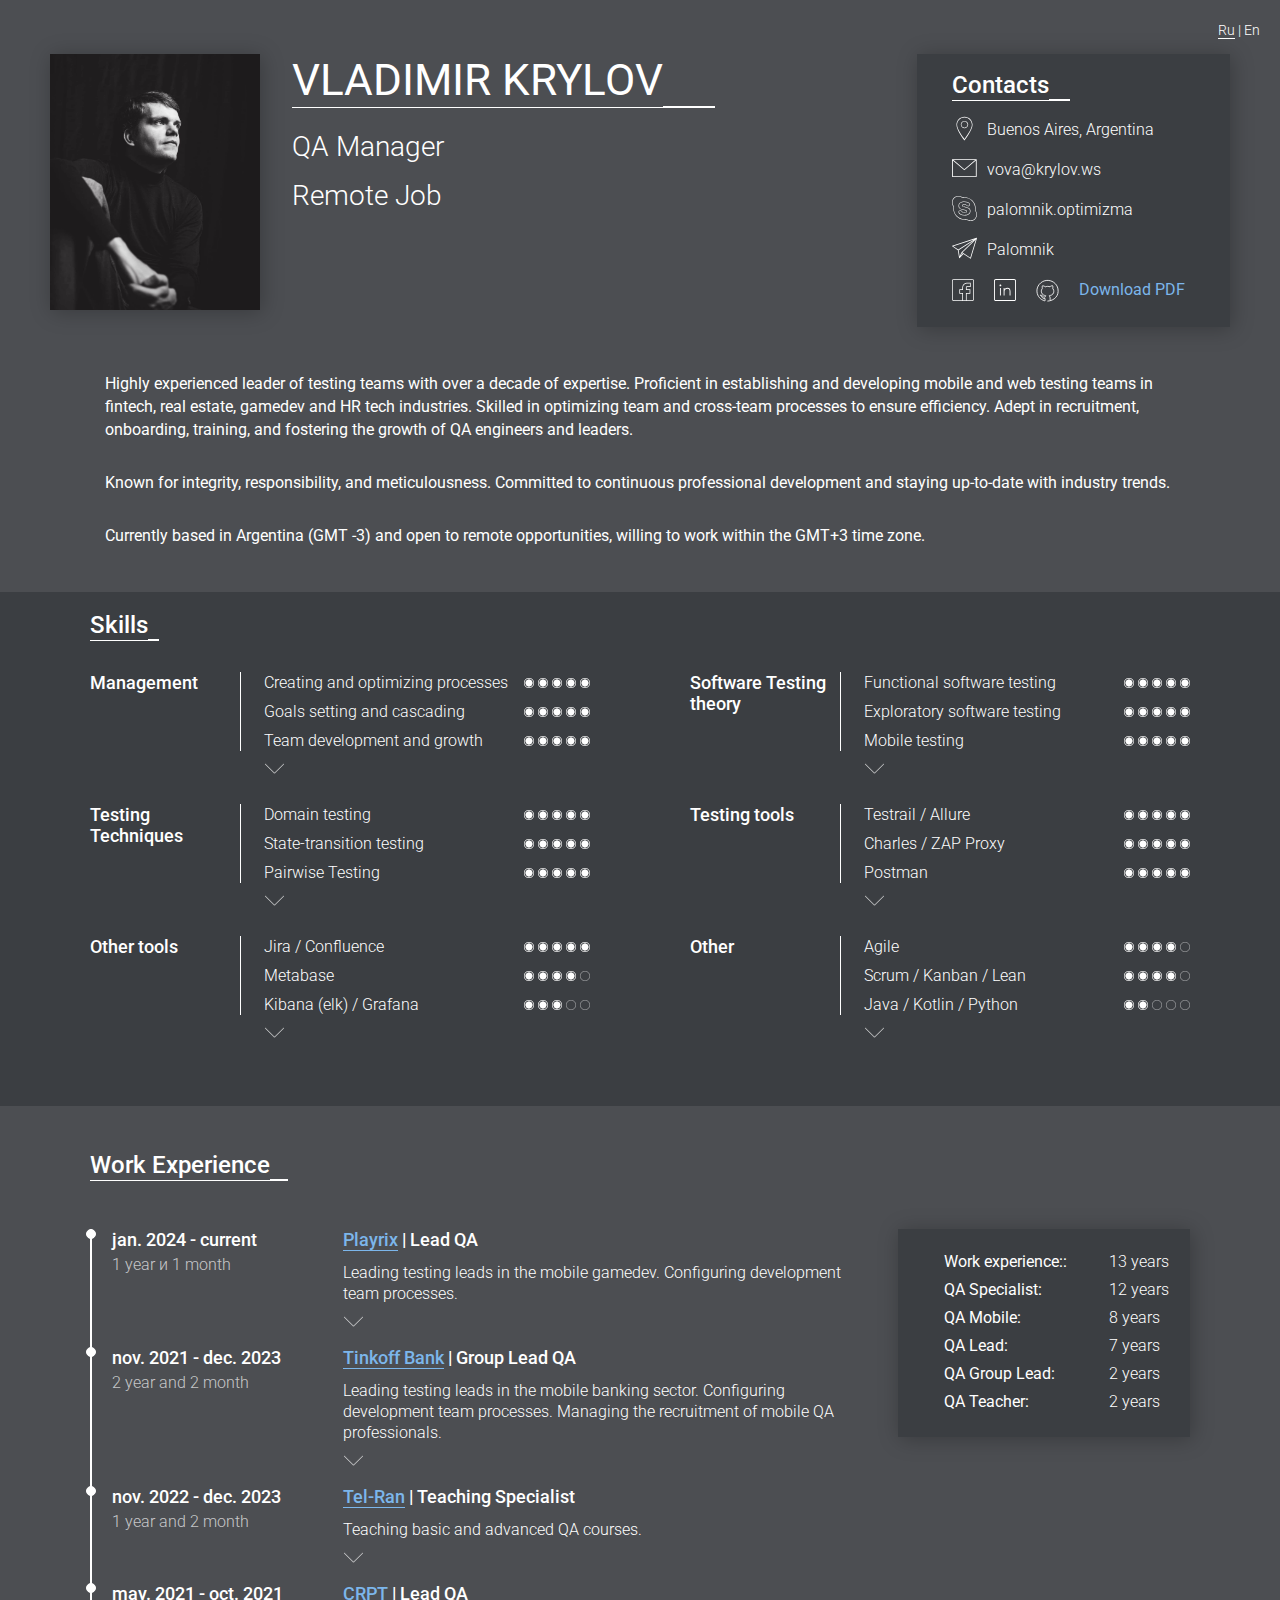
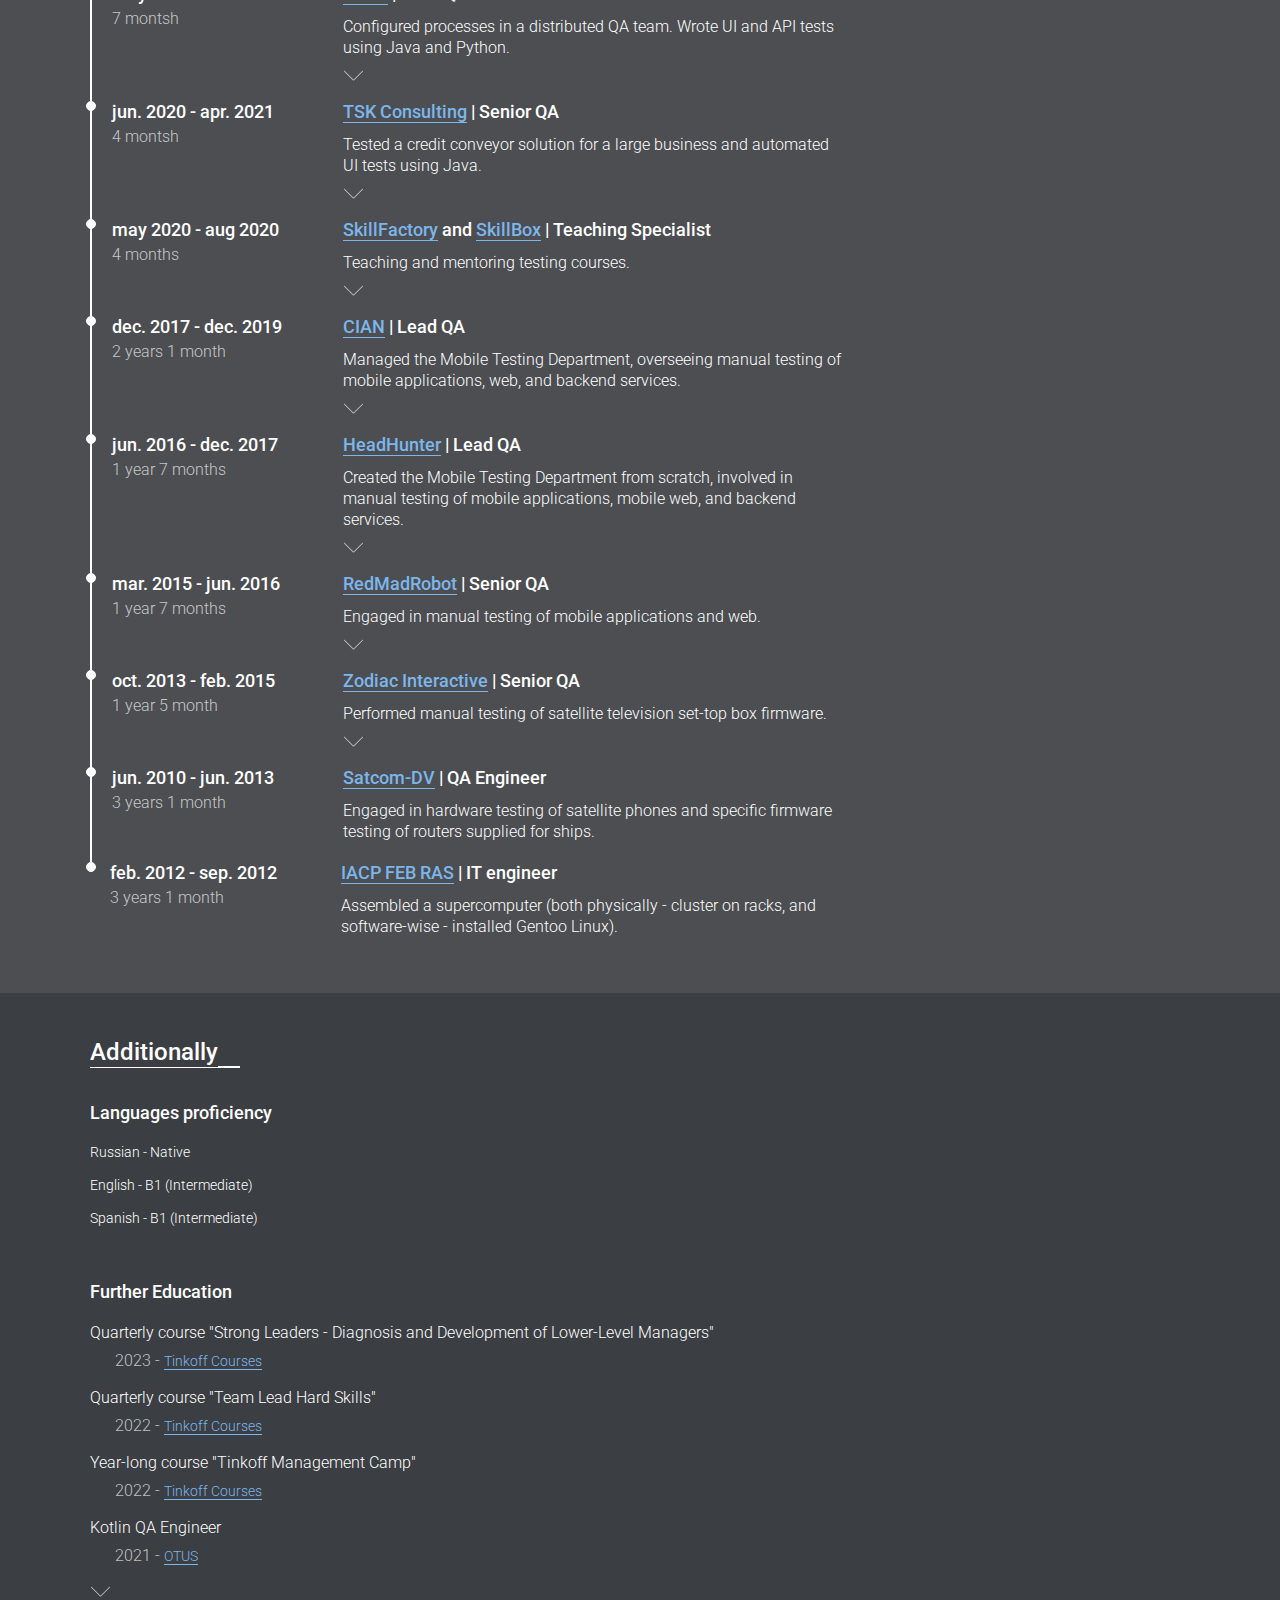
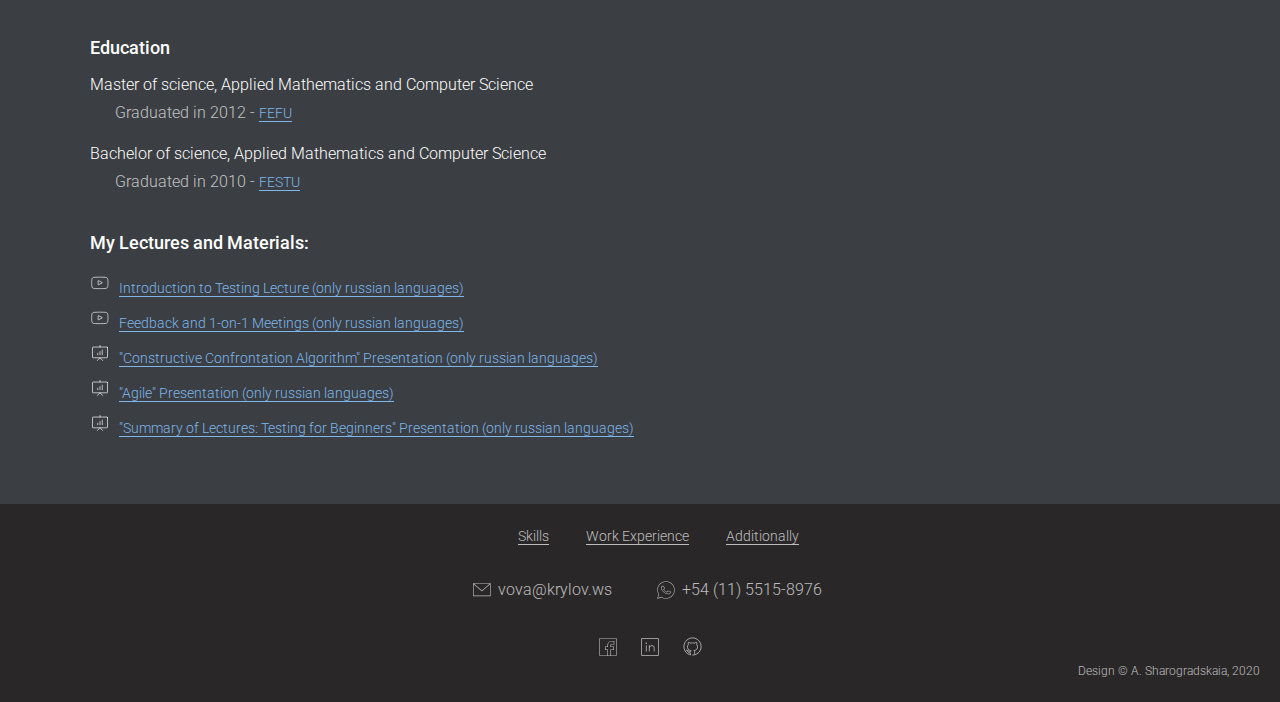
<file: en_version.html>
<!DOCTYPE html>
<html lang="en">
<head>
	<meta charset="UTF-8">
	<title>CV Vladimir Krylov</title>
	<link rel="stylesheet" type="text/css" href="css/style.css">
	<link rel="shortcut icon" type="image/x-icon" href="icons/favicon.png">
	<meta name="viewport" content="width=360, initial-scale=1">
</head>
<body>
	<header>
		<div class="change-language"><a href="index.html">Ru</a><span> | En</span></div>
		<div class="main-header">
			<img class="photo-main" src="images/photo.jpg" alt="autor photo" width="210" height="256">

			<div class="main-info">
				<div class="name-autor"><h1>Vladimir&nbsp;Krylov</h1><div class="name-divider-en"></div></div>
				<h2>QA Manager</h2>
				<h2>Remote Job</h2>
			</div>

			<ul class="contact-info">
				<li class="contact-header"><h3>Contacts</h3><div class="contact-divider"></div></li>
				<li class="contact-location">
					<img src="icons/location.svg" alt="Location" width="25" height="25">
					<p>Buenos Aires, Argentina</p>
				</li>
				<li>
					<img src="icons/e-mail.svg" alt="E-mail" width="25" height="25">
					<a href="mailto:vova@krylov.ws">vova@krylov.ws</a>
				</li>
				<li class="contact-skype">
					<img src="icons/skype.svg" alt="Skype" width="25" height="25">
					<a href="skype:palomnik.optimizma">palomnik.optimizma</a>
				</li>
				<li>
					<img src="icons/telegram.svg" alt="Telegram" width="25" height="25">
					<a href="https://t.me/Palomnik">Palomnik</a>
				</li>
				<li class="contact-link">
					<a href="https://www.facebook.com/vladimir.krylov.tango" target="_blank"><img src="icons/facebook.svg" alt="Facebook" width="22" height="22"></a>
					<a href="https://www.linkedin.com/in/vladimir-krylov-862ab15b" target="_blank"><img src="icons/linkedin.svg" alt="Linkedin" width="22" height="22"></a>
					<a href="https://github.com/Vladimir-Krylov" target="_blank"><img src="icons/github.svg" alt="Linkedin" width="23" height="23"></a>
					<a href="cv_pdf/Krylov_CV_eng.pdf" download class="cv-link">Download PDF</a>
				</li>
			</ul>
		</div>
		<div class="about-wrapper">
			<div class="about-main">
				<ul class="description-about">
					<li><span>Highly experienced leader of testing teams with over a decade of expertise. Proficient in establishing and developing mobile and web testing teams in fintech, real estate, gamedev and HR tech industries. Skilled in optimizing team and cross-team processes to ensure efficiency. Adept in recruitment, onboarding, training, and fostering the growth of QA engineers and leaders.</span></li>
					<li><span>Known for integrity, responsibility, and meticulousness. Committed to continuous professional development and staying up-to-date with industry trends.</span></li>
					<li><span>Currently based in Argentina (GMT -3) and open to remote opportunities, willing to work within the GMT+3 time zone.</span></li>
				</ul>
			</div>
		</div>
	</header>
	
	<main>
		<!-- skill block -->
		<section class="skills" id="skills">
			<div class="skills-header"><h3>Skills</h3><div class="skills-divider"></div></div>


			<div class="main-skill">
				<div class="skill-block">
					<div class="skill-block-header"><h4>Management</h4></div>
					<div class="list-skills">
						<div class="item-skill first-skill">
							<p>Creating and optimizing processes</p>
							<div>
								<img src="icons/skill_on.svg" alt="Skill on" width="10" height="10">
								<img src="icons/skill_on.svg" alt="Skill on" width="10" height="10">
								<img src="icons/skill_on.svg" alt="Skill on" width="10" height="10">
								<img src="icons/skill_on.svg" alt="Skill on" width="10" height="10">
								<img src="icons/skill_on.svg" alt="Skill on" width="10" height="10">
							</div>
						</div>
						<div class="item-skill">
							<p>Goals setting and cascading</p>
							<div>
								<img src="icons/skill_on.svg" alt="Skill on" width="10" height="10">
								<img src="icons/skill_on.svg" alt="Skill on" width="10" height="10">
								<img src="icons/skill_on.svg" alt="Skill on" width="10" height="10">
								<img src="icons/skill_on.svg" alt="Skill on" width="10" height="10">
								<img src="icons/skill_on.svg" alt="Skill on" width="10" height="10">
							</div>
						</div>
						<div class="item-skill">
							<p>Team development and growth</p>
							<div>
								<img src="icons/skill_on.svg" alt="Skill on" width="10" height="10">
								<img src="icons/skill_on.svg" alt="Skill on" width="10" height="10">
								<img src="icons/skill_on.svg" alt="Skill on" width="10" height="10">
								<img src="icons/skill_on.svg" alt="Skill on" width="10" height="10">
								<img src="icons/skill_on.svg" alt="Skill on" width="10" height="10">
							</div>
						</div>
						<details>
							<summary></summary>
							<div class="details-wrapper">
								<div class="item-skill">
									<p>Communications</p>
									<div>
										<img src="icons/skill_on.svg" alt="Skill on" width="10" height="10">
										<img src="icons/skill_on.svg" alt="Skill on" width="10" height="10">
										<img src="icons/skill_on.svg" alt="Skill on" width="10" height="10">
										<img src="icons/skill_on.svg" alt="Skill on" width="10" height="10">
										<img src="icons/skill_off.svg" alt="Skill off" width="10" height="10">
									</div>
								</div>
								<div class="item-skill">
									<p>Planing</p>
									<div>
										<img src="icons/skill_on.svg" alt="Skill on" width="10" height="10">
										<img src="icons/skill_on.svg" alt="Skill on" width="10" height="10">
										<img src="icons/skill_on.svg" alt="Skill on" width="10" height="10">
										<img src="icons/skill_on.svg" alt="Skill on" width="10" height="10">
										<img src="icons/skill_off.svg" alt="Skill off" width="10" height="10">
									</div>
								</div>
								<div class="item-skill">
									<p>Resolving conflict</p>
									<div>
										<img src="icons/skill_on.svg" alt="Skill on" width="10" height="10">
										<img src="icons/skill_on.svg" alt="Skill on" width="10" height="10">
										<img src="icons/skill_on.svg" alt="Skill on" width="10" height="10">
										<img src="icons/skill_off.svg" alt="Skill off" width="10" height="10">
										<img src="icons/skill_off.svg" alt="Skill off" width="10" height="10">
									</div>
								</div>
								<div class="item-skill">
									<p>Delivering of valuables</p>
									<div>
										<img src="icons/skill_on.svg" alt="Skill on" width="10" height="10">
										<img src="icons/skill_on.svg" alt="Skill on" width="10" height="10">
										<img src="icons/skill_on.svg" alt="Skill on" width="10" height="10">
										<img src="icons/skill_off.svg" alt="Skill off" width="10" height="10">
										<img src="icons/skill_off.svg" alt="Skill off" width="10" height="10">
									</div>
								</div>
							</div>	
						</details>
					</div>
				</div>

				<div class="skill-block">
					<div class="skill-block-header"><h4>Software Testing theory</h4></div>
					<div class="list-skills">
						<div class="item-skill first-skill">
							<p>Functional software testing</p>
							<div>
								<img src="icons/skill_on.svg" alt="Skill on" width="10" height="10">
								<img src="icons/skill_on.svg" alt="Skill on" width="10" height="10">
								<img src="icons/skill_on.svg" alt="Skill on" width="10" height="10">
								<img src="icons/skill_on.svg" alt="Skill on" width="10" height="10">
								<img src="icons/skill_on.svg" alt="Skill on" width="10" height="10">
							</div>
						</div>
						<div class="item-skill">
							<p>Exploratory software testing</p>
							<div>
								<img src="icons/skill_on.svg" alt="Skill on" width="10" height="10">
								<img src="icons/skill_on.svg" alt="Skill on" width="10" height="10">
								<img src="icons/skill_on.svg" alt="Skill on" width="10" height="10">
								<img src="icons/skill_on.svg" alt="Skill on" width="10" height="10">
								<img src="icons/skill_on.svg" alt="Skill on" width="10" height="10">
							</div>
						</div>
						<div class="item-skill">
							<p>Mobile testing</p>
							<div>
								<img src="icons/skill_on.svg" alt="Skill on" width="10" height="10">
								<img src="icons/skill_on.svg" alt="Skill on" width="10" height="10">
								<img src="icons/skill_on.svg" alt="Skill on" width="10" height="10">
								<img src="icons/skill_on.svg" alt="Skill on" width="10" height="10">
								<img src="icons/skill_on.svg" alt="Skill on" width="10" height="10">
							</div>
						</div>
						<details>
							<summary></summary>
							<div class="details-wrapper">
								<div class="item-skill">
									<p>Creating test documentations</p>
									<div>
										<img src="icons/skill_on.svg" alt="Skill on" width="10" height="10">
										<img src="icons/skill_on.svg" alt="Skill on" width="10" height="10">
										<img src="icons/skill_on.svg" alt="Skill on" width="10" height="10">
										<img src="icons/skill_on.svg" alt="Skill on" width="10" height="10">
										<img src="icons/skill_on.svg" alt="Skill on" width="10" height="10">
									</div>
								</div>
								<div class="item-skill">
									<p>Web testing</p>
									<div>
										<img src="icons/skill_on.svg" alt="Skill on" width="10" height="10">
										<img src="icons/skill_on.svg" alt="Skill on" width="10" height="10">
										<img src="icons/skill_on.svg" alt="Skill on" width="10" height="10">
										<img src="icons/skill_on.svg" alt="Skill on" width="10" height="10">
										<img src="icons/skill_off.svg" alt="Skill off" width="10" height="10">
									</div>
								</div>
								<div class="item-skill">
									<p>Creating testing strategy</p>
									<div>
										<img src="icons/skill_on.svg" alt="Skill on" width="10" height="10">
										<img src="icons/skill_on.svg" alt="Skill on" width="10" height="10">
										<img src="icons/skill_on.svg" alt="Skill on" width="10" height="10">
										<img src="icons/skill_on.svg" alt="Skill on" width="10" height="10">
										<img src="icons/skill_off.svg" alt="Skill off" width="10" height="10">
									</div>
								</div>
								<div class="item-skill">
									<p>Performance testing</p>
									<div>
										<img src="icons/skill_on.svg" alt="Skill on" width="10" height="10">
										<img src="icons/skill_off.svg" alt="Skill off" width="10" height="10">
										<img src="icons/skill_off.svg" alt="Skill off" width="10" height="10">
										<img src="icons/skill_off.svg" alt="Skill off" width="10" height="10">
										<img src="icons/skill_off.svg" alt="Skill off" width="10" height="10">
									</div>
								</div>
							</div>	
						</details>
					</div>
				</div>

				<div class="skill-block">
					<div class="skill-block-header"><h4>Testing Techniques</h4></div>
					<div class="list-skills">
						<div class="item-skill first-skill">
							<p>Domain testing</p>
							<div>
								<img src="icons/skill_on.svg" alt="Skill on" width="10" height="10">
								<img src="icons/skill_on.svg" alt="Skill on" width="10" height="10">
								<img src="icons/skill_on.svg" alt="Skill on" width="10" height="10">
								<img src="icons/skill_on.svg" alt="Skill on" width="10" height="10">
								<img src="icons/skill_on.svg" alt="Skill on" width="10" height="10">
							</div>
						</div>
						<div class="item-skill">
							<p>State-transition testing</p>
							<div>
								<img src="icons/skill_on.svg" alt="Skill on" width="10" height="10">
								<img src="icons/skill_on.svg" alt="Skill on" width="10" height="10">
								<img src="icons/skill_on.svg" alt="Skill on" width="10" height="10">
								<img src="icons/skill_on.svg" alt="Skill on" width="10" height="10">
								<img src="icons/skill_on.svg" alt="Skill on" width="10" height="10">
							</div>
						</div>
						<div class="item-skill">
							<p>Pairwise Testing</p>
							<div>
								<img src="icons/skill_on.svg" alt="Skill on" width="10" height="10">
								<img src="icons/skill_on.svg" alt="Skill on" width="10" height="10">
								<img src="icons/skill_on.svg" alt="Skill on" width="10" height="10">
								<img src="icons/skill_on.svg" alt="Skill on" width="10" height="10">
								<img src="icons/skill_on.svg" alt="Skill on" width="10" height="10">
							</div>
						</div>
						<details>
							<summary></summary>
							<div class="details-wrapper">
								<div class="item-skill">
									<p>Decision Table Testing</p>
									<div>
										<img src="icons/skill_on.svg" alt="Skill on" width="10" height="10">
										<img src="icons/skill_on.svg" alt="Skill on" width="10" height="10">
										<img src="icons/skill_on.svg" alt="Skill on" width="10" height="10">
										<img src="icons/skill_off.svg" alt="Skill off" width="10" height="10">
										<img src="icons/skill_off.svg" alt="Skill off" width="10" height="10">
									</div>
								</div>
								<div class="item-skill">
									<p>Heuristics and Mnemonics</p>
									<div>
										<img src="icons/skill_on.svg" alt="Skill on" width="10" height="10">
										<img src="icons/skill_on.svg" alt="Skill on" width="10" height="10">
										<img src="icons/skill_on.svg" alt="Skill on" width="10" height="10">
										<img src="icons/skill_off.svg" alt="Skill off" width="10" height="10">
										<img src="icons/skill_off.svg" alt="Skill off" width="10" height="10">
									</div>
								</div>
								<div class="item-skill">
									<p>Whittaker’s testing tours</p>
									<div>
										<img src="icons/skill_on.svg" alt="Skill on" width="10" height="10">
										<img src="icons/skill_on.svg" alt="Skill on" width="10" height="10">
										<img src="icons/skill_off.svg" alt="Skill off" width="10" height="10">
										<img src="icons/skill_off.svg" alt="Skill off" width="10" height="10">
										<img src="icons/skill_off.svg" alt="Skill off" width="10" height="10">
									</div>
								</div>
							</div>	
						</details>
					</div>
				</div>

				<div class="skill-block">
					<div class="skill-block-header"><h4>Testing tools</h4></div>
					<div class="list-skills">
						<div class="item-skill first-skill">
							<p>Testrail / Allure</p>
							<div>
								<img src="icons/skill_on.svg" alt="Skill on" width="10" height="10">
								<img src="icons/skill_on.svg" alt="Skill on" width="10" height="10">
								<img src="icons/skill_on.svg" alt="Skill on" width="10" height="10">
								<img src="icons/skill_on.svg" alt="Skill on" width="10" height="10">
								<img src="icons/skill_on.svg" alt="Skill on" width="10" height="10">
							</div>
						</div>
						<div class="item-skill">
							<p>Charles / ZAP Proxy</p>
							<div>
								<img src="icons/skill_on.svg" alt="Skill on" width="10" height="10">
								<img src="icons/skill_on.svg" alt="Skill on" width="10" height="10">
								<img src="icons/skill_on.svg" alt="Skill on" width="10" height="10">
								<img src="icons/skill_on.svg" alt="Skill on" width="10" height="10">
								<img src="icons/skill_on.svg" alt="Skill on" width="10" height="10">
							</div>
						</div>
						<div class="item-skill">
							<p>Postman</p>
							<div>
								<img src="icons/skill_on.svg" alt="Skill on" width="10" height="10">
								<img src="icons/skill_on.svg" alt="Skill on" width="10" height="10">
								<img src="icons/skill_on.svg" alt="Skill on" width="10" height="10">
								<img src="icons/skill_on.svg" alt="Skill on" width="10" height="10">
								<img src="icons/skill_on.svg" alt="Skill on" width="10" height="10">
							</div>
						</div>
						<details>
							<summary></summary>
							<div class="details-wrapper">
								<div class="item-skill">
									<p>Devtools Chrome / Firefox</p>
									<div>
										<img src="icons/skill_on.svg" alt="Skill on" width="10" height="10">
										<img src="icons/skill_on.svg" alt="Skill on" width="10" height="10">
										<img src="icons/skill_on.svg" alt="Skill on" width="10" height="10">
										<img src="icons/skill_on.svg" alt="Skill on" width="10" height="10">
										<img src="icons/skill_off.svg" alt="Skill off" width="10" height="10">
									</div>
								</div>
								<div class="item-skill">
									<p>Swagger</p>
									<div>
										<img src="icons/skill_on.svg" alt="Skill on" width="10" height="10">
										<img src="icons/skill_on.svg" alt="Skill on" width="10" height="10">
										<img src="icons/skill_off.svg" alt="Skill off" width="10" height="10">
										<img src="icons/skill_off.svg" alt="Skill off" width="10" height="10">
										<img src="icons/skill_off.svg" alt="Skill off" width="10" height="10">
									</div>
								</div>
								<div class="item-skill">
									<p>Android Studio / xCode / Git</p>
									<div>
										<img src="icons/skill_on.svg" alt="Skill on" width="10" height="10">
										<img src="icons/skill_off.svg" alt="Skill off" width="10" height="10">
										<img src="icons/skill_off.svg" alt="Skill off" width="10" height="10">
										<img src="icons/skill_off.svg" alt="Skill off" width="10" height="10">
										<img src="icons/skill_off.svg" alt="Skill off" width="10" height="10">
									</div>
								</div>
							</div>	
						</details>
					</div>
				</div>	

				<div class="skill-block">
					<div class="skill-block-header"><h4>Other tools</h4></div>
					<div class="list-skills">
						<div class="item-skill first-skill">
							<p>Jira / Confluence</p>
							<div>
								<img src="icons/skill_on.svg" alt="Skill on" width="10" height="10">
								<img src="icons/skill_on.svg" alt="Skill on" width="10" height="10">
								<img src="icons/skill_on.svg" alt="Skill on" width="10" height="10">
								<img src="icons/skill_on.svg" alt="Skill on" width="10" height="10">
								<img src="icons/skill_on.svg" alt="Skill on" width="10" height="10">
							</div>
						</div>
						<div class="item-skill">
							<p>Metabase</p>
							<div>
								<img src="icons/skill_on.svg" alt="Skill on" width="10" height="10">
								<img src="icons/skill_on.svg" alt="Skill on" width="10" height="10">
								<img src="icons/skill_on.svg" alt="Skill on" width="10" height="10">
								<img src="icons/skill_on.svg" alt="Skill on" width="10" height="10">
								<img src="icons/skill_off.svg" alt="Skill off" width="10" height="10">
							</div>
						</div>
						<div class="item-skill">
							<p>Kibana (elk) / Grafana</p>
							<div>
								<img src="icons/skill_on.svg" alt="Skill on" width="10" height="10">
								<img src="icons/skill_on.svg" alt="Skill on" width="10" height="10">
								<img src="icons/skill_on.svg" alt="Skill on" width="10" height="10">
								<img src="icons/skill_off.svg" alt="Skill off" width="10" height="10">
								<img src="icons/skill_off.svg" alt="Skill off" width="10" height="10">
							</div>
						</div>
						<details>
							<summary></summary>
							<div class="details-wrapper">
								<div class="item-skill">
									<p>Figma / Sketch</p>
									<div>
										<img src="icons/skill_on.svg" alt="Skill on" width="10" height="10">
										<img src="icons/skill_on.svg" alt="Skill on" width="10" height="10">
										<img src="icons/skill_off.svg" alt="Skill off" width="10" height="10">
										<img src="icons/skill_off.svg" alt="Skill off" width="10" height="10">
										<img src="icons/skill_off.svg" alt="Skill off" width="10" height="10">
									</div>
								</div>
								<div class="item-skill">
									<p>Firebase</p>
									<div>
										<img src="icons/skill_on.svg" alt="Skill on" width="10" height="10">
										<img src="icons/skill_on.svg" alt="Skill on" width="10" height="10">
										<img src="icons/skill_off.svg" alt="Skill off" width="10" height="10">
										<img src="icons/skill_off.svg" alt="Skill off" width="10" height="10">
										<img src="icons/skill_off.svg" alt="Skill off" width="10" height="10">
									</div>
								</div>
								<div class="item-skill">
									<p>Google / Yandex analytics</p>
									<div>
										<img src="icons/skill_on.svg" alt="Skill on" width="10" height="10">
										<img src="icons/skill_on.svg" alt="Skill on" width="10" height="10">
										<img src="icons/skill_off.svg" alt="Skill off" width="10" height="10">
										<img src="icons/skill_off.svg" alt="Skill off" width="10" height="10">
										<img src="icons/skill_off.svg" alt="Skill off" width="10" height="10">
									</div>
								</div>
							</div>	
						</details>
					</div>
				</div>

				<div class="skill-block">
					<div class="skill-block-header"><h4>Other</h4></div>
					<div class="list-skills">
						<div class="item-skill first-skill">
							<p>Agile</p>
							<div>
								<img src="icons/skill_on.svg" alt="Skill on" width="10" height="10">
								<img src="icons/skill_on.svg" alt="Skill on" width="10" height="10">
								<img src="icons/skill_on.svg" alt="Skill on" width="10" height="10">
								<img src="icons/skill_on.svg" alt="Skill on" width="10" height="10">
								<img src="icons/skill_off.svg" alt="Skill off" width="10" height="10">
							</div>
						</div>
						<div class="item-skill">
							<p>Scrum / Kanban / Lean</p>
							<div>
								<img src="icons/skill_on.svg" alt="Skill on" width="10" height="10">
								<img src="icons/skill_on.svg" alt="Skill on" width="10" height="10">
								<img src="icons/skill_on.svg" alt="Skill on" width="10" height="10">
								<img src="icons/skill_on.svg" alt="Skill on" width="10" height="10">
								<img src="icons/skill_off.svg" alt="Skill off" width="10" height="10">
							</div>
						</div>
						<div class="item-skill">
							<p>Java / Kotlin / Python</p>
							<div>
								<img src="icons/skill_on.svg" alt="Skill on" width="10" height="10">
								<img src="icons/skill_on.svg" alt="Skill on" width="10" height="10">
								<img src="icons/skill_off.svg" alt="Skill off" width="10" height="10">
								<img src="icons/skill_off.svg" alt="Skill off" width="10" height="10">
								<img src="icons/skill_off.svg" alt="Skill off" width="10" height="10">
							</div>
						</div>
						<details>
							<summary></summary>
							<div class="details-wrapper">
								<div class="item-skill">
									<p>SQL</p>
									<div>
										<img src="icons/skill_on.svg" alt="Skill on" width="10" height="10">
										<img src="icons/skill_off.svg" alt="Skill off" width="10" height="10">
										<img src="icons/skill_off.svg" alt="Skill off" width="10" height="10">
										<img src="icons/skill_off.svg" alt="Skill off" width="10" height="10">
										<img src="icons/skill_off.svg" alt="Skill off" width="10" height="10">
									</div>
								</div>
								<div class="item-skill">
									<p>Linux</p>
									<div>
										<img src="icons/skill_on.svg" alt="Skill on" width="10" height="10">
										<img src="icons/skill_off.svg" alt="Skill off" width="10" height="10">
										<img src="icons/skill_off.svg" alt="Skill off" width="10" height="10">
										<img src="icons/skill_off.svg" alt="Skill off" width="10" height="10">
										<img src="icons/skill_off.svg" alt="Skill off" width="10" height="10">
									</div>
								</div>
								<div class="item-skill">
									<p>Windows / macOS</p>
									<div>
										<img src="icons/skill_on.svg" alt="Skill on" width="10" height="10">
										<img src="icons/skill_on.svg" alt="Skill on" width="10" height="10">
										<img src="icons/skill_on.svg" alt="Skill on" width="10" height="10">
										<img src="icons/skill_off.svg" alt="Skill off" width="10" height="10">
										<img src="icons/skill_off.svg" alt="Skill off" width="10" height="10">
									</div>
								</div>
							</div>	
						</details>
					</div>
				</div>
			</div>
		</section>

		<!-- experience block -->
		<section class="experiences" id="experiences">
			<div class="experiences-wrapper">
				<div class="experiences-header"><h3>Work Experience</h3><div class="experiences-divider"></div></div>
				<div class="experiences-main">
					<div class="experiences-main-wrapper">
						<div class="item-experience">
							<div class="experience-years">
								<h4 class="present">jan. 2024 - current</h4>
								<p>1 year и 1 month</p>
							</div>
							<div class="description-experience">
								<div class="topic-experience">
									<h4><a href="https://playrix.com/" target="_blank">Playrix</a> | Lead QA</h4>
									<p>Leading testing leads in the mobile gamedev. Configuring development team processes.</p>
								</div>
								<details>
									<summary></summary>
									<div class="description-topic">
				        				<h5>Key Achievements:</h5>
										<ul>
											<p>Reduced regression duration by 3 times, down to 4 days, implemented most of the QA processes in the team from scratch:</p>
											<li><p>Wrote documentation for all key activities of the mobile testing department.</p></li>
											<li><p>Developed a metrics system based on key quality and process indicators for teams.</p></li>
											<li><p>Implemented bug SLAs and initiated the creation of unified platform rules for all teams.</p></li>
											<li><p>Replaced checklists with test cases and successfully migrated to Qase instead of Google Docs.</p></li>
										</ul>

				        				<h5>Additionally:</h5>
				        				<ul>
				        					<li><p>Lead four distributed mobile testing teams.</p></li>
				        					<li><p>Manage hiring and career growth of both leads and individual engineers.</p></li>
				        					<li><p>Oversee overall QA planning and test automation strategy.</p></li>
				        				</ul>
				        				</ul>
									</div>
								</details>
							</div>
						</div>
						<div class="item-experience">
							<div class="experience-years">
								<h4>nov. 2021 - dec. 2023</h4>
								<p>2 year and 2 month</p>
							</div>
							<div class="description-experience">
								<div class="topic-experience">
									<h4><a href="https://www.tinkoff.ru/" target="_blank">Tinkoff Bank</a> | Group Lead QA</h4>
									<p>Leading testing leads in the mobile banking sector. Configuring development team processes. Managing the recruitment of mobile QA professionals.</p>
								</div>
								<details>
									<summary></summary>
									<div class="description-topic">
				        				<h5>Key Achievements:</h5>
				        				<ul>
				        					<p>Reduced regression duration by 7 times, down to 2.5 days, and increased automation by 1.5 times, reaching an average of 67% across teams:</p>
				        					<li><p>Rebuilt most of the shared processes across the entire mobile testing department (approximately 60 teams).</p></li>
				        					<li><p>Authored documentation for all major activities within the mobile testing department.</p></li>
				        					<li><p>Established a system of metrics for key quality indicators and team processes.</p></li>
				        					<li><p>Implemented SLA (Service Level Agreement) for bugs and initiated the creation of unified platform rules for all teams.</p></li>
				        					<li><p>Standardized the entire mobile testing interview section to streamline and expedite hiring processes.</p></li>
				        				</ul>

				        				<h5>Responsibilities as Group Lead QA:</h5>
				        				<ul>
				        					<li><p>Supervise several distributed mobile testing teams.</p></li>
				        					<li><p>Handle hiring and growth of direct subordinates - leads, and initiate the growth of junior engineers.</p></li>
				        					<li><p>Configure processes for all mobile testing teams.</p></li>
				        				</ul>

				        				<h5>Responsibilities as a QA Profession Holder:</h5>
										<ul>
											<li><p>Provide high-level mentorship to all QA professionals in the company.</p></li>
											<li><p>Review applications for promotions from all QA members within the company and assign final grades for all QA professionals.</p></li>
											<li><p>Support fintech courses for juniors: teach, review assignments, and guide them to the hiring stage.</p></li>
										</ul>

										<h5>Responsibilities as a Mobile QA Hiring Section Owner:</h5>
										<ul>
											<li><p>Conduct 1-2 technical interviews per week.</p></li>
											<li><p>Onboard new employees for the interviewer role.</p></li>
											<li><p>Configure processes and metrics for the hiring section.</p></li>
										</ul>
									</div>
								</details>
							</div>
						</div>
						<div class="item-experience">
							<div class="experience-years">
								<h4>nov. 2022 - dec. 2023</h4>
								<p>1 year and 2 month</p>
							</div>
							<div class="description-experience">
								<div class="topic-experience">
									<h4><a href="https://tel-ran.de/" target="_blank">Tel-Ran</a> | Teaching Specialist</h4>
									<p>Teaching basic and advanced QA courses.</p>
								</div>
								<details>
									<summary></summary>
									<div class="description-topic">
				        				<ul>
				        					<li><p>Developed a foundational course for manual testing from scratch.</p></li>
				        					<li><p>Conducting online webinars.</p></li>
				        					<li><p>Evaluating course assignments.</p></li>
				        				</ul>
									</div>
								</details>
							</div>
						</div>
						<div class="item-experience">
							<div class="experience-years">
								<h4>may. 2021 - oct. 2021</h4>
								<p>7 montsh</p>
							</div>
							<div class="description-experience">
								<div class="topic-experience">
									<h4><a href="https://crpt.ru/" target="_blank">CRPT</a> | Lead QA</h4>
									<p>Configured processes in a distributed QA team. Wrote UI and API tests using Java and Python.</p>
								</div>
								<details>
									<summary></summary>
									<div class="description-topic">
				        				<h5>Key Achievements:</h5>
				        				<ul>
				        					<p>Successfully met regression deadlines twice and implemented API testing:</p>
				        					<li><p>Set up processes for inter-team collaboration.</p></li>
				        					<li><p>Authored documentation for all processes.</p></li>
				        					<li><p>Developed a Python-based test framework for API testing and implemented checks for all MR (Merge Request) developers.</p></li>
				        				</ul>

				        				<h5>Responsibilities as a Senior Tester:</h5>
				        				<ul>
				        					<li><p>Configured testing and development processes.</p></li>
				        					<li><p>Managed distributed backend and web testing teams.</p></li>
											<li><p>Implemented UI tests using Java, utilizing TestNG, Allure, and Selenoid.</p></li>
											<li><p>Developed API tests using Python, with TestNG and Allure.</p></li>
										</ul>
									</div>
								</details>
							</div>
						</div>
						<div class="item-experience">
							<div class="experience-years">
								<h4>jun. 2020 - apr. 2021</h4>
								<p>4 montsh</p>
							</div>
							<div class="description-experience">
								<div class="topic-experience">
									<h4><a href="http://www.tsconsulting.com/" target="_blank">TSK Consulting</a> | Senior QA</h4>
									<p>Tested a credit conveyor solution for a large business and automated UI tests using Java.</p>
								</div>
								<details>
									<summary></summary>
									<div class="description-topic">
				        				<h5>Key Achievements:</h5>
				        				<ul>
				        					<li><p>Developed all test documentation and end-to-end (E2E) automation from scratch.</p></li>
				        				</ul>

				        				<h5>Responsibilities as a Senior Tester:</h5>
				        				<ul>
				        					<li><p>Responsible for leading a testing team.</p></li>
				        					<li><p>Conducted interviews and mentored new team members.</p></li>
				        					<li><p>Modified testing and development processes.</p></li>
				        				</ul>

				        				<h5>Responsibilities as an Engineer:</h5>
										<ul>
											<li><p>Conducted manual testing for web and backend services.</p></li>
											<li><p>Managed the complete testing cycle: verifying feasibility and adequacy of ideas, analyzing requirements, testing prototypes, and verifying implementations.</p></li>
											<li><p>Created and maintained E2E test cases for automation using TestRail.</p></li>
											<li><p>Developed and maintained a set of checklists for manual testing.</p></li>
											<li><p>Utilized black/gray-box testing and exploratory testing, including the use of Whittaker's tours. Also employed standard practices like boundary conditions, equivalence testing, and more.</p></li>
											<li><p>Implemented UI tests using Java, with TestNG, Allure, and Selenoid.</p></li>
											<li><p>Implemented API tests using Python, with TestNG and Allure.</p></li>
										</ul>
									</div>
								</details>
							</div>
						</div>
						<div class="item-experience">
							<div class="experience-years">
								<h4>may 2020 - aug 2020</h4>
								<p>4 months</p>
							</div>
							<div class="description-experience">
								<div class="topic-experience">
									<h4><a href="https://skillfactory.ru/" target="_blank">SkillFactory</a> and <a href="https://skillbox.ru/" target="_blank">SkillBox</a> | Teaching Specialist</h4>
									<p>Teaching and mentoring testing courses.</p>
								</div>
								<details>
									<summary></summary>
									<div class="description-topic">
				        				<ul>
				        					<li><p>Developed a foundational course for manual testing and introduction to Python from scratch.</p></li>
				        					<li><p>Conducted online webinars.</p></li>
				        					<li><p>Evaluated course assignments.</p></li>
				        				</ul>
									</div>
								</details>
							</div>
						</div>
						<div class="item-experience">
							<div class="experience-years">
								<h4>dec. 2017 - dec. 2019</h4>
								<p>2 years 1 month</p>
							</div>
							<div class="description-experience">
								<div class="topic-experience">
									<h4><a href="https://www.cian.ru/" target="_blank">CIAN</a> | Lead QA</h4>
									<p>Managed the Mobile Testing Department, overseeing manual testing of mobile applications, web, and backend services.</p>
								</div>
								<details>
									<summary></summary>
									<div class="description-topic">
				        				<h5>Responsibilities as the Head of Mobile Testing Department:</h5>
				        				<ul>
				        					<li><p>Led a small team of 8 mobile application testers, distributed across five projects.</p></li>
				        					<li><p>Configured and described processes for the department and related areas.</p></li>
				        					<li><p>Conducted interviews and mentored new team members.</p></li>
				        					<li><p>Performed analytics on mobile user feedback and customer support inquiries (phone and email).</p></li>
				        				</ul>

				        				<h5>Responsibilities as an Engineer:</h5>
				        				<ul>
				        					<li><p>Engaged in manual testing of applications (iOS and Android), web, and backend services.</p></li>
				        					<li><p>Executed the complete testing cycle: verifying the feasibility and adequacy of ideas, analyzing requirements, testing prototypes, checking implementations, and tracking results of A/B testing.</p></li>
				        					<li><p>Created and maintained end-to-end (E2E) test cases for automation in TestRail.</p></li>
				        					<li><p>Developed and maintained checklists for manual testing.</p></li>
				        					<li><p>Worked partially without formal requirements (for legacy features) and with requirements (for all new features).</p></li>
											<li><p>Utilized black/gray-box testing, exploratory testing (including Whittaker's tours), and other standard practices, such as boundary conditions and equivalence testing.</p></li>
										</ul>
									</div>
								</details>
							</div>
						</div>
						<div class="item-experience">
							<div class="experience-years">
								<h4>jun. 2016 - dec. 2017</h4>
								<p>1 year 7 months</p>
							</div>
							<div class="description-experience">
								<div class="topic-experience">
									<h4><a href="https://hh.ru/" target="_blank">HeadHunter</a> | Lead QA</h4>
									<p>Created the Mobile Testing Department from scratch, involved in manual testing of mobile applications, mobile web, and backend services.</p>
								</div>
								<details>
									<summary></summary>
									<div class="description-topic">
				        				<h5>Responsibilities as the Head of Mobile Testing Department:</h5>
				        				<ul>
				        					<li><p>Led a small team of 4 mobile application testers.</p></li>
				        					<li><p>Mentored and guided new team members.</p></li>
				        				</ul>

				        				<h5>Responsibilities as an Engineer:</h5>
				        				<ul>
				        					<li><p>Performed manual testing of applications (iOS and Android) and tested mobile web and backend services.</p></li>
				        					<li><p>Executed the complete testing cycle: verifying the feasibility and adequacy of ideas, analyzing requirements, testing prototypes, checking implementations, and tracking results of A/B testing.</p></li>
				        					<li><p>Developed and maintained end-to-end (E2E) test cases for automation in TestRail.</p></li>
				        					<li><p>Created and maintained checklists for manual testing.</p></li>
				        					<li><p>Worked partially without formal requirements (for legacy features) and with requirements (for all new features).</p></li>
											<li><p>Utilized black/gray-box testing, exploratory testing, and followed all standard practices, such as boundary conditions and equivalence testing.</p></li>
										</ul>
									</div>
								</details>
							</div>
						</div>
						<div class="item-experience">
							<div class="experience-years">
								<h4>mar. 2015 - jun. 2016</h4>
								<p>1 year 7 months</p>
							</div>
							<div class="description-experience">
								<div class="topic-experience">
									<h4><a href="https://www.redmadrobot.ru/" target="_blank">RedMadRobot</a> | Senior QA</h4>
									<p>Engaged in manual testing of mobile applications and web.</p>
								</div>
								<details>
									<summary></summary>
									<div class="description-topic">
				        				<h5>Responsibilities as an Engineer:</h5>
				        				<ul>
				        					<li><p>Conducted partial testing cycles, including requirements analysis, prototype testing, and implementation verification.</p></li>
				        					<li><p>Developed test cases for each application.</p></li>
				        					<li><p>Worked with applications in the banking, marketing, and telecommunications domains.</p></li>
				        					<li><p>Utilized black/gray-box testing, exploratory testing, and followed all standard practices, such as boundary conditions and equivalence testing.</p></li>
				        				</ul>
									</div>
								</details>
							</div>
						</div>
						<div class="item-experience">
							<div class="experience-years">
								<h4>oct. 2013 - feb. 2015</h4>
								<p>1 year 5 month</p>
							</div>
							<div class="description-experience">
								<div class="topic-experience">
									<h4><a href="https://www.zodiacsystems.com/" target="_blank">Zodiac Interactive</a> | Senior QA</h4>
									<p>Performed manual testing of satellite television set-top box firmware.</p>
								</div>
								<details>
									<summary></summary>
									<div class="description-topic">
				        				<h5>Responsibilities as an Engineer:</h5>
				        				<ul>
				        					<li><p>Assigned tasks to a distributed testing group of 16 people.</p></li>
				        					<li><p>Conducted testing on Linux systems.</p></li>
				        					<li><p>Utilized black/gray-box testing.</p></li>
				        				</ul>
									</div>
								</details>
							</div>
						</div>
						<div class="item-experience">
							<div class="experience-years">
								<h4>jun. 2010 - jun. 2013</h4>
								<p>3 years 1 month</p>
							</div>
							<div class="description-experience">
								<div class="topic-experience">
									<h4><a href="https://www.satcomdv.ru/" target="_blank">Satcom-DV</a> | QA Engineer</h4>
									<p>Engaged in hardware testing of satellite phones and specific firmware testing of routers supplied for ships.</p>
								</div>
							</div>
						</div>
						<div class="item-experience last-item">
							<div class="experience-years">
								<h4>feb. 2012 - sep. 2012</h4>
								<p>3 years 1 month</p>
							</div>
							<div class="description-experience">
								<div class="topic-experience">
									<h4><a href="http://www.iacp.dvo.ru/" target="_blank">IACP FEB RAS</a> | IT engineer</h4>
									<p>Assembled a supercomputer (both physically - cluster on racks, and software-wise - installed Gentoo Linux).</p>
								</div>
							</div>
						</div>
					</div>
					<div class="block-total-time">
						<ul class="name-time">
							<li><p>Work experience::</p></li>
							<li><p>QA Specialist:</p></li>
							<li><p>QA Mobile:</p></li>
							<li><p>QA Lead:</p></li>
							<li><p>QA Group Lead:</p></li>
							<li><p>QA Teacher:</p></li>
						</ul>
						<ul>
							<li><p>13 years</p></li>
							<li><p>12 years</p></li>
							<li><p>8 years</p></li>
							<li><p>7 years</p></li>
							<li><p>2 years</p></li>
							<li><p>2 years</p></li>
						</ul>
					</div>
				</div>
			</div>
		</section>

		<!-- additional block -->

		<section class="additional" id="additional">
			<div class="additional-wrapper">
				<div class="additional-header"><h3>Additionally</h3><div class="additional-divider"></div></div>
				<div class="additional-main">
					<div class="languages">
						<h4>Languages proficiency</h4>
						<h6>Russian - Native</h6>
						<h6>English - B1 (Intermediate)</h6>
						<h6>Spanish - B1 (Intermediate)</h6>
					</div>
					<div class="courses">
						<h4>Further Education</h4>
						<div>
							<h5>Quarterly course "Strong Leaders - Diagnosis and Development of Lower-Level Managers"</h5>
		        			<span>2023 - <a href="https://www.tinkoff.ru/" target="_blank">Tinkoff Courses</a></span>
						</div>
						<div>
		        			<h5>Quarterly course "Team Lead Hard Skills"</h5>
		        			<span>2022 - <a href="https://www.tinkoff.ru/" target="_blank">Tinkoff Courses</a></span>
						</div>
						<div>
		        			<h5>Year-long course "Tinkoff Management Camp"</h5>
		        			<span>2022 - <a href="https://www.tinkoff.ru/" target="_blank">Tinkoff Courses</a></span>
						</div>
						<div>
				        	<h5>Kotlin QA Engineer</h5>
				        	<span>2021 - <a href="https://otus.ru/lessons/kotlin-qa-engineer/" target="_blank">OTUS</a></span>
						</div>
						<details>
							<summary></summary>
							<div class="description-course">
								<div>
									<h5>Test Automation with Selenium and Python</h5>
				        			<span>2020 - <a href="https://stepik.org/course/575" target="_blank">Stepik</a></span>
								</div>
				        		<div>
				        			<h5>Full-stack Web Developer in Python</h5>
				        			<span>2020 - <a href="https://skillfactory.ru/" target="_blank">Skillfactory</a></span>
								</div>
				        		<div>
				        			<h5>Python Programming</h5>
				        			<span>2019 - <a href="https://stepik.org/cert/239487" target="_blank">Stepik</a></span>
								</div>
				        		<div>
				        			<h5>Managers' School</h5>
				        			<span>2018 - <a href="https://stratoplan.ru/" target="_blank">Stratoplan</a></span>
								</div>
				        		<div>
				        			<h5>Cetified Agile couch (ICP-ATF)</h5>
				        			<span>2017 - <a href="https://onagile.ru/" target="_blank">Onagile</a></span>
								</div>
							</div>
						</details>
					</div>
					<div class="education">
						<h4>Education</h4>
						<div class="item-education">
							<h5>Master of science, Applied Mathematics and Computer Science</h5>
		        			<span>Graduated in 2012 - <a href="https://www.dvfu.ru/" target="_blank">FEFU</a></span>
						</div>
						<div class="item-education last-item">
		        			<h5>Bachelor of science, Applied Mathematics and Computer Science</h5>
		        			<span>Graduated in 2010 - <a href="http://www.festu.ru/" target="_blank">FESTU</a></span>
						</div>
					</div>
					<div class="lecture">
						<h4>My Lectures and Materials:</h4>
						<div class="block-lectures">
							<ul>
								<li>
									<img src="icons/youtube.svg" alt="Location" width="20" height="20">
									<span><a href="https://www.youtube.com/watch?v=6KV6Ma0Xdig" target="_blank">Introduction to Testing Lecture (only russian languages)</a></span>
								</li>
								<li>
									<img src="icons/youtube.svg" alt="Location" width="20" height="20">
									<span><a href="https://www.youtube.com/watch?v=gBblyYhXfFs" target="_blank">Feedback and 1-on-1 Meetings (only russian languages)</a></span>
								</li>
								<li>
									<img src="icons/pdf.svg" alt="Location" width="20" height="20">
									<span><a href="https://docs.google.com/presentation/d/1qOg8ve8_cs-AJ-oMLIY48be75fWjp2tag9NtVr8ms-U">"Constructive Confrontation Algorithm" Presentation (only russian languages)</a></span>
								</li>
								<li>
									<img src="icons/pdf.svg" alt="Location" width="20" height="20">
									<span><a href="https://docs.google.com/presentation/d/19o9Wxx-U5A9jmSz1xiQB8MwAT8GIEyOV2YqrrcPWoLI">"Agile" Presentation (only russian languages)</a></span>
								</li>
								<li>
									<img src="icons/pdf.svg" alt="Location" width="20" height="20">
									<span><a href="https://docs.google.com/presentation/d/1Rzz4csAMpwDfzqU_hl1kRF77ZSE0PBqOzjLM2hk_rbw">"Summary of Lectures: Testing for Beginners" Presentation (only russian languages)</a></span>
								</li>
							</ul>
						</div>
					</div>
				</div>
			</div>
		</section>

	</main>

	<footer>
		<nav class="footer-menu">
			<ul>
				<li><a href="#skills">Skills</a></li>
				<li><a href="#experiences">Work Experience</a></li>
				<li><a href="#additional">Additionally</a></li>
			</ul>
		</nav>
		<div class="footer-contacts">
			<div>
				<img src="icons/e-mail_footer.svg" alt="E-mail" width="18" height="18">
				<p>vova@krylov.ws</p>
			</div>
			<div>
				<img src="icons/telephone.svg" alt="Telephone" width="18" height="18">
				<p>+54 (11) 5515-8976</p>
			</div>
		</div>
		<div class="footer-social">
			<a href="https://www.facebook.com/vladimir.krylov.tango" target="_blank"><img src="icons/facebook_footer.svg" alt="Facebook" width="18" height="18"></a>
			<a href="https://www.linkedin.com/in/vladimir-krylov-862ab15b" target="_blank"><img src="icons/linkedin_footer.svg" alt="Linkedin" width="18" height="18"></a>
			<a href="https://github.com/Vladimir-Krylov" target="_blank"><img src="icons/github_footer.svg" alt="Linkedin" width="19" height="19"></a>
		</div>
		<p class="copyright">Design &copy; A. Sharogradskaia, 2020</p>
	</footer>

</body>
</html>
</file>
<file: css/style.css>
@import url('https://fonts.googleapis.com/css2?family=Roboto:wght@300;400;500&display=swap');

/* FONTS
===============================================
*/

h1 {
  margin: 0;
  font-family: 'Roboto', Helvetica, Arial, sans-serif;
  font-style: normal;
  font-weight: normal;
  font-size: 44px;
  line-height: 53px;
  color: #fff;
  text-transform: uppercase;
}

h2 {
  margin: 0;
  font-family: 'Roboto', Helvetica, Arial, sans-serif;
  font-style: normal;
  font-weight: 300;
  font-size: 28px;
  line-height: 33px;
  color: #fff;
}

h3 {
  margin: 0;
  font-family: 'Roboto', Helvetica, Arial, sans-serif;
  font-style: normal;
  font-weight: 500;
  font-size: 24px;
  line-height: 29px;
  color: #fff;
}

h4,
summary {
  margin: 0;
  font-family: 'Roboto', Helvetica, Arial, sans-serif;
  font-style: normal;
  font-weight: 500;
  font-size: 18px;
  line-height: 21px;
  color: #fff;
}

p,
h5,
span {
  font-family: 'Roboto', Helvetica, Arial, sans-serif;
  font-style: normal;
  font-weight: 300;
  font-size: 16px;
  line-height: 21px;
  color: #fff;
  margin: 0;
}

h6,
a {
  font-family: 'Roboto', Helvetica, Arial, sans-serif;
  font-style: normal;
  font-weight: 300;
  font-size: 14px;
  line-height: 20px;
  color: #fff;
  margin: 0;
}

a {
  color: #7cb6eb;
  text-decoration: none;
  border-bottom: 1px solid;
}


/* COMMON
===============================================
*/

body {
  background-color: #4c4e52;
  display: flex;
  flex-flow: row wrap;
  justify-content: center;
  margin: 0;
}

main {
  background-color: #3b3e42;
  display: flex;
  flex-direction: column;
  align-items: center;
  width: 100%;
}

li {
  list-style-type: none;
}

ul {
  margin: 0;
  padding: 0;
}


/* SUMMARY
===============================================
*/

summary::-webkit-details-marker {
  display: none;
}

details summary {
  list-style: none;
  outline-style: none;
  cursor: pointer;
}

details summary::-webkit-details-marker {
  display: none;
}

details[open]::after {
  display: block;
  content: "\00a0";
}

details[open] summary {
  position: absolute;
  bottom: -5px;
  left: 0;
}

summary::before {
  display: block;
  content: "";
  background: url("../icons/arrow_down.svg") no-repeat;
  margin: 8px 0 0 18px;
  height: 15px;
}

details[open] summary::before {
  content: "";
  background: url("../icons/arrow_up.svg") no-repeat;
  padding: 0 14px;
}


/* HEADER
===============================================
*/

header {
  display: flex;
  flex-direction: column;
  align-items: center;
  width: 100%;
}

.change-language {
  align-self: flex-end;
  margin: 20px 20px 14px 0;
}

.change-language span {
  font-size: 14px;
  line-height: 16px;
}

.change-language a {
  color: #fff;
}

.main-header {
  display: flex;
  flex-flow: row wrap;
  width: 1200px;
}

.photo-main {
  box-shadow: 2px 2px 20px rgba(0, 0, 0, 0.25);
  margin-left: 10px;
}

.main-info {
  display: flex;
  flex-direction: column;
  max-width: 500px;
  margin-left: 32px;
}

.main-info h2 {
  margin: 8px 0;
}

.salary {
  font-weight: normal;
}

.name-autor {
  display: flex;
  flex-direction: row;
  margin-bottom: 14px;
}

.name-autor h1 {
  border-bottom: 1px solid #fff;
}

.name-divider {
  width: 52px;
  border-bottom: 2px solid #fff;
}

.name-divider-en {
  width: 52px;
  border-bottom: 2px solid #fff;
}


.contact-info {
  margin: 0 10px 0 auto;
  background: #3b3e42;
  box-shadow: 2px 2px 20px rgba(0, 0, 0, 0.25);
  padding: 17px 35px 5px 35px;
}

.contact-header {
  display: flex;
  flex-direction: row;
  margin-bottom: 23px;
}

.contact-header h3 {
  border-bottom: 1px solid #fff;
}

.contact-divider {
  width: 21px;
  border-bottom: 2px solid #fff;
}

.contact-info li {
  display: flex;
  flex-direction: row;
  margin-bottom: 15px;
}

.contact-info p {
  padding-top: 3px;
}

.contact-info a {
  padding-top: 3px;
  font-size: 16px;
  line-height: 21px;
  border: 0;
  color: #fff;
}

.contact-info img {
  margin-right: 10px;
}

.contact-link a {
  margin: 0 10px 0 0;
  border: 0;
}

.contact-link .cv-link {
  color: #7cb6eb;
  font-weight: 400;
}


/* ABOUT
===============================================
*/

.about {
  width: 100%;
  display: flex;
  justify-content: center;
}

.about-wrapper {
  width: 1200px;
  padding: 45px 0 15px 0;
}

.about-header {
  display: flex;
  flex-direction: row;
  margin: 0 50px 22px 50px;
}

.about-header h3 {
  border-bottom: 1px solid #fff;
}

.about-divider {
  width: 12px;
  border-bottom: 2px solid #fff;
}

.about-main {
  display: flex;
  flex-direction: row;
  justify-content: space-between;
  padding: 0 50px;
}

.description-about {
  margin: 0 15px;
}

.description-about li {
  padding: 0 0 30px 0;
}

.description-about span {
  font-weight: 400;
  line-height: 23px;
}

/* SKILL
===============================================
*/

.skills {
  display: flex;
  flex-direction: column;
  width: 1200px;
  padding: 19px 0 38px 0;
}

.skills-header {
  display: flex;
  flex-direction: row;
  margin: 0 50px 31px 50px;
}

.skills-header h3 {
  border-bottom: 1px solid #fff;
}

.skills-divider {
  width: 11px;
  border-bottom: 2px solid #fff;
}

.main-skill {
  display: flex;
  flex-flow: row wrap;
  justify-content: space-between;
  padding: 0 50px;
}

.skill-block {
  display: flex;
  flex-direction: row;
}

.skill-block-header {
  width: 150px;
}

.list-skills {
  width: 350px;
  margin-bottom: 30px;
  position: relative;
}

.list-skills p {
  margin-top: 8px;
}

.first-skill p {
  margin-top: 0;
}

.details-wrapper {
  display: flex;
  flex-direction: column;
  padding: 0;
}

.item-skill {
  display: flex;
  flex-direction: row;
  justify-content: space-between;
  border-left: 1px solid #fff;
  padding-left: 23px;
}

.item-skill div {
  margin-top: 8px;
  padding-top: 2px;
}

.first-skill div {
  margin-top: 0;
}

.list-skills details .details-wrapper {
  overflow: hidden;
}

.list-skills details[open] .details-wrapper {
  animation: spoiler1 1s;
}

@keyframes spoiler1 {
  0% { max-height: 0; }
  100% { max-height: 15em; }
}


/* EXPERIENCE
===============================================
*/

.experiences {
  background-color: #4c4e52;
  width: 100%;
  display: flex;
  justify-content: center;
}

.experiences a {
  font-weight: 500;
  font-size: 18px;
  line-height: 21px;
}

.experiences-wrapper {
  width: 1200px;
  padding: 45px 0 56px 0;
}

.experiences-header {
  display: flex;
  flex-direction: row;
  margin: 0 50px 48px 50px;
}

.experiences-header h3 {
  border-bottom: 1px solid #fff;
}

.experiences-divider {
  width: 18px;
  border-bottom: 2px solid #fff;
}

.experiences-main {
  display: flex;
  flex-direction: row;
  justify-content: space-between;
  padding: 0 50px;
}

.experiences-main-wrapper {
  display: flex;
  flex-direction: column;
}

.item-experience {
  display: flex;
  flex-direction: row;
  position: relative;
  border-left: 2px solid #fff;
  padding: 0 0 20px 20px;
}

.item-experience::before {
  position: absolute;
  content: "";
  background: url("../icons/point.svg") no-repeat;
  height: 10px;
  width: 10px;
  left: -6px;
}

.last-item {
  border-left: 0;
  padding-bottom: 0;
}

.last-item::before {
  left: -4px;
}

.experience-years {
  min-width: 201px;
}

.experience-years p {
  color: rgba(255, 255, 255, 0.7);
  margin-top: 4px;
}

.description-experience {
  max-width: 500px;
  margin-left: 30px;
  position: relative;
}

.description-topic {
  padding-top: 5px;
}

.description-topic h5 {
  padding: 25px 0 0 0;
  font-weight: 500;
}

.description-topic p {
  color: rgba(255, 255, 255, 0.7);
}

.description-topic li {
  list-style-type: disc;
  list-style-position: outside;
  color: #fff;
  padding: 10px 0 0 10px;
  margin-left: 13px;
}

.description-experience details .description-topic {
  overflow: hidden;
}

.description-experience details[open] .description-topic {
  animation: spoiler2 1s;
}

@keyframes spoiler2 {
  0% { max-height: 0; }
  100% { max-height: 85em; }
}

.description-experience summary::before {
  margin: 8px 0 0 0;
}

.description-experience details summary {
  margin-left: -6px;
}

.topic-experience h4 {
  margin-bottom: 12px;
}

.block-total-time {
  display: flex;
  flex-flow: row nowrap;
  justify-content: space-between;
  background-color: #3b3e42;
  box-shadow: 2px 2px 20px rgba(0, 0, 0, 0.25);
  padding: 15px 21px 13px 26px;
  width: 245px;
  height: 180px;
}

.name-time {
  margin-right: 10px;
}

.name-time p {
  font-weight: normal;
  margin-left: 20px;
}

.block-total-time li {
  margin-top: 7px;
}


/* ADDITIONAL
===============================================
*/

.additional {
  display: flex;
  flex-flow: row nowrap;
  justify-content: center;
  width: 100%;
}

.additional span {
  color: rgba(255, 255, 255, 0.7);
  margin: 7px 0 0 25px;
}

.additional h4 {
  margin-bottom: 20px;
}

.additional summary::before {
  margin: 0;
}

.additional-wrapper {
  width: 1200px;
  padding: 45px 0 56px 0;
}

.additional-header {
  display: flex;
  flex-direction: row;
  margin: 0 50px 34px 50px;
}

.additional-header h3 {
  border-bottom: 1px solid #fff;
}

.additional-divider {
  width: 22px;
  border-bottom: 2px solid #fff;
}

.additional-main {
  display: flex;
  flex-direction: column;
  justify-content: space-between;
  padding: 0 50px;
}

.education {
  display: flex;
  flex-direction: column;
}

.education h4 {
  margin-bottom: 16px;
}

.item-education {
  display: flex;
  flex-direction: column;
  position: relative;
  padding: 0 0 20px 0;
}

.last-item {
  border-left: 0;
  padding-bottom: 0;
}

.languages h4 {
  margin-bottom: 19px;
}

.languages h6 {
  margin-bottom: 13px;
}

.courses {
  margin: 40px 0;
  position: relative;
}

.courses details .description-course {
  overflow: hidden;
  padding: 0;
}

.courses details[open] .description-course {
  animation: spoiler4 1s;
}

@keyframes spoiler4 {
  0% { max-height: 0; }
  100% { max-height: 28em; }
}

.courses details summary {
  margin-left: -6px;
}

.courses div {
  display: flex;
  flex-direction: column;
  padding-bottom: 16px;
}

.lecture {
  margin-top: 40px;
  position: relative;
}


.lecture span {
  margin: 0 0 0 5px;
}

.block-lectures li {
  padding: 0 0 10px 0;
}

.lecture details .block-lectures {
  overflow: hidden;
}

.lecture details[open] .block-lectures {
  animation: spoiler3 1s;
}

@keyframes spoiler3 {
  0% { max-height: 0; }
  100% { max-height: 6em; }
}

.lecture details summary {
  margin-left: -6px;
}

/* FOOTER
===============================================
*/

footer {
  display: flex;
  flex-direction: column;
  align-items: center;
  background: #292728;
  width: 100%;
}

footer a,
footer p {
  color: rgba(255, 255, 255, 0.7);
}

.footer-menu ul {
  display: flex;
  flex-direction: row;
}

.footer-menu li {
  padding: 22px 0 33px 37px;
}

.footer-contacts {
  display: flex;
  flex-direction: row;
}

.footer-contacts div {
  display: flex;
  flex-direction: row;
}

.footer-contacts img {
  padding: 2px 7px 38px 30px;
}

.footer-contacts p {
  margin-right: 15px;
}

.footer-social a {
  padding-left: 20px;
  border: 0;
}

.copyright {
  align-self: flex-end;
  margin: 0 20px 20px 0;
  font-size: 12px;
}


/* MEDIA-BLOCK-720
===============================================
*/

@media screen and (min-width: 720px) and (max-width: 1200px) {
  h1 {
    font-size: 28px;
    line-height: 33px;
  }

  h2 {
    font-size: 20px;
    line-height: 24px;
  }

  p,
  h5,
  span {
    font-size: 14px;
  }

  .main-header {
    width: 720px;
  }

  .photo-main {
    margin: 0 15px 40px 15px;
    width: 154px;
    height: 187px;
  }

  .main-info {
    margin-left: 0;
  }

  .main-info h2 {
    margin: 3px 0;
  }

  .name-autor {
    margin-bottom: 9px;
    position: relative;
  }

  .name-autor h1 {
    padding-bottom: 10px;
  }

  .name-divider {
    top: 41px;
    width: 30px;
    position: absolute;
    left: 254px;
  }

  .name-divider-en {
    top: 41px;
    width: 30px;
    position: absolute;
    left: 206px;
  }

  .contact-info {
    margin: 0 auto;
  }

  .contact-info img {
    width: 19px;
    height: 19px;
  }

  .contact-info a {
      font-size: 14px;
      padding: 0;
  }

  .contact-info p {
    padding: 0;
  }

  .contact-header h3 {
    padding-bottom: 5px;
    font-size: 20px;
    line-height: 24px;
  }

  .skills {
    width: 720px;
  }

  .skills-header h3 {
    padding-bottom: 3px;
  }

  .experiences-wrapper {
    width: 720px;
  }

  .experiences-main {
    flex-direction: column-reverse;
  }

  .experiences-header {
    margin-bottom: 25px;
  }

  .experiences-header h3 {
    padding-bottom: 3px;
  }

  .block-total-time {
    margin: 0 0 68px 0;
  }

  .about-wrapper {
    width: 720px;
  }

  .description-about {
    max-width: none;
  }

  .additional-wrapper {
    width: 720px;
  }
}


/* MEDIA-BLOCK-360
===============================================
*/

@media screen and (min-width: 360px) and (max-width: 720px) {
  h1 {
    font-size: 21px;
    line-height: 26px;
  }

  h2, h3 {
    font-size: 18px;
    line-height: 21px;
  }

  h4 {
    font-size: 14px;
    line-height: 17px;
  }
  
  p,
  h5,
  span {
    font-size: 12px;
  }

  .change-language {
    margin: 5px 5px 14px 0;
  }
  
  .change-language a {
    font-size: 14px;
  }

  .main-header {
    width: 360px;
  }

  .photo-main {
    margin: 0 10px 19px 10px;
    width: 100px;
    height: 122px;
  }

  .main-info {
    margin-left: 0;
  }

  .main-info h2 {
    margin: 3px 0;
  }

  .name-autor {
    margin-bottom: 9px;
    position: relative;
  }

  .name-autor h1 {
    padding-bottom: 5px;
  }

  .name-divider {
    top: 30px;
    width: 25px;
    position: absolute;
    left: 197px;
  }

  .name-divider-en {
    top: 30px;
    width: 25px;
    position: absolute;
    left: 177px;
  }

  .contact-info {
    margin: 0 10px;
    display: flex;
    flex-flow: row wrap;
    padding: 13px 20px 1px 20px;
  }

  .contact-info a {
      font-size: 12px;
      padding: 0;
  }

  .contact-info img {
    width: 19px;
    height: 19px;
    margin-right: 5px;
  }

  .contact-info p {
    padding: 0;
  }
  
  .contact-header {
    margin-left: 94px; 
  }
  
  .contact-divider {
    width: 10px;
  }
  
  .contact-header h3 {
    padding-bottom: 5px;
  }

  .contact-location {
    margin-right: 23px;
  }

  .contact-skype {
    margin-right: 55px;
  }

  .contact-link {
    margin-left: 67px;     
  }

  .skills {
    width: 360px;
    padding: 0;
  }

  .skills-header {
    margin: 15px 10px;
  }

  .main-skill {
    padding: 0 10px;
  }

  .list-skills {
    width: auto;
  }

  .skill-block-header {
    width: 100px;
  }

  .item-skill {
    padding-left: 14px;
  }

  .item-skill p {
    width: 155px;
  }

  summary::before {
   margin: 8px 0 0 9px;
  }

  .experiences-wrapper {
    width: 360px;
    padding: 20px 0 25px 0;
  }
  
  .experiences-main {
    flex-direction: column-reverse;
  }

  .experiences-header {
    margin: 0 10px 20px 10px;
  }

  .experiences-main {
    padding: 0 15px;
  } 

  .item-experience {
    padding: 0 0 20px 10px;
    flex-direction: column;
  }

  .experience-years {
    min-width: 195px;
    display: flex;
  }

  .experiences a {
    font-size: 16px;
  }
  
  .experience-years p {
    margin: 0 0 0 10px;
  }

  .description-experience {
    margin-left: 10px;
  }

  .block-total-time {
    margin: 0 0 40px 0;
    width: auto;
  }

  .block-total-time p {
    font-size: 14px;
  }

  .about-wrapper {
    width: 360px;
    padding: 20px 0 20px 0;
  }

  .about-main {
    padding: 0 10px;
    flex-direction: column;
  }

  .description-about {
      width: auto;
  }

  .description-about li {
    padding: 0 0 20px 0;
  }

  .additional-wrapper {
    width: 360px;
    padding: 15px 0 35px 0;
  }

  .additional-header {
    margin: 0 10px 15px 10px;
  }

  .additional-divider {
    width: 12px;
  }

  .additional-main {
    padding: 0 10px;
  }

  .courses {
    margin: 20px 0;
  }

  .block-lectures {
    padding: 0;
  }

  .footer-menu a {
    font-size: 14px;
  }

  .footer-menu li {
    padding: 20px 5px;
  }

  .footer-contacts img {
    padding: 2px 7px 20px 12px;
  }

  .footer-social a {
    padding: 0 20px 0 0;
  }

  .copyright {
    margin: 0 5px 5px 0;
  }
}
</file>
